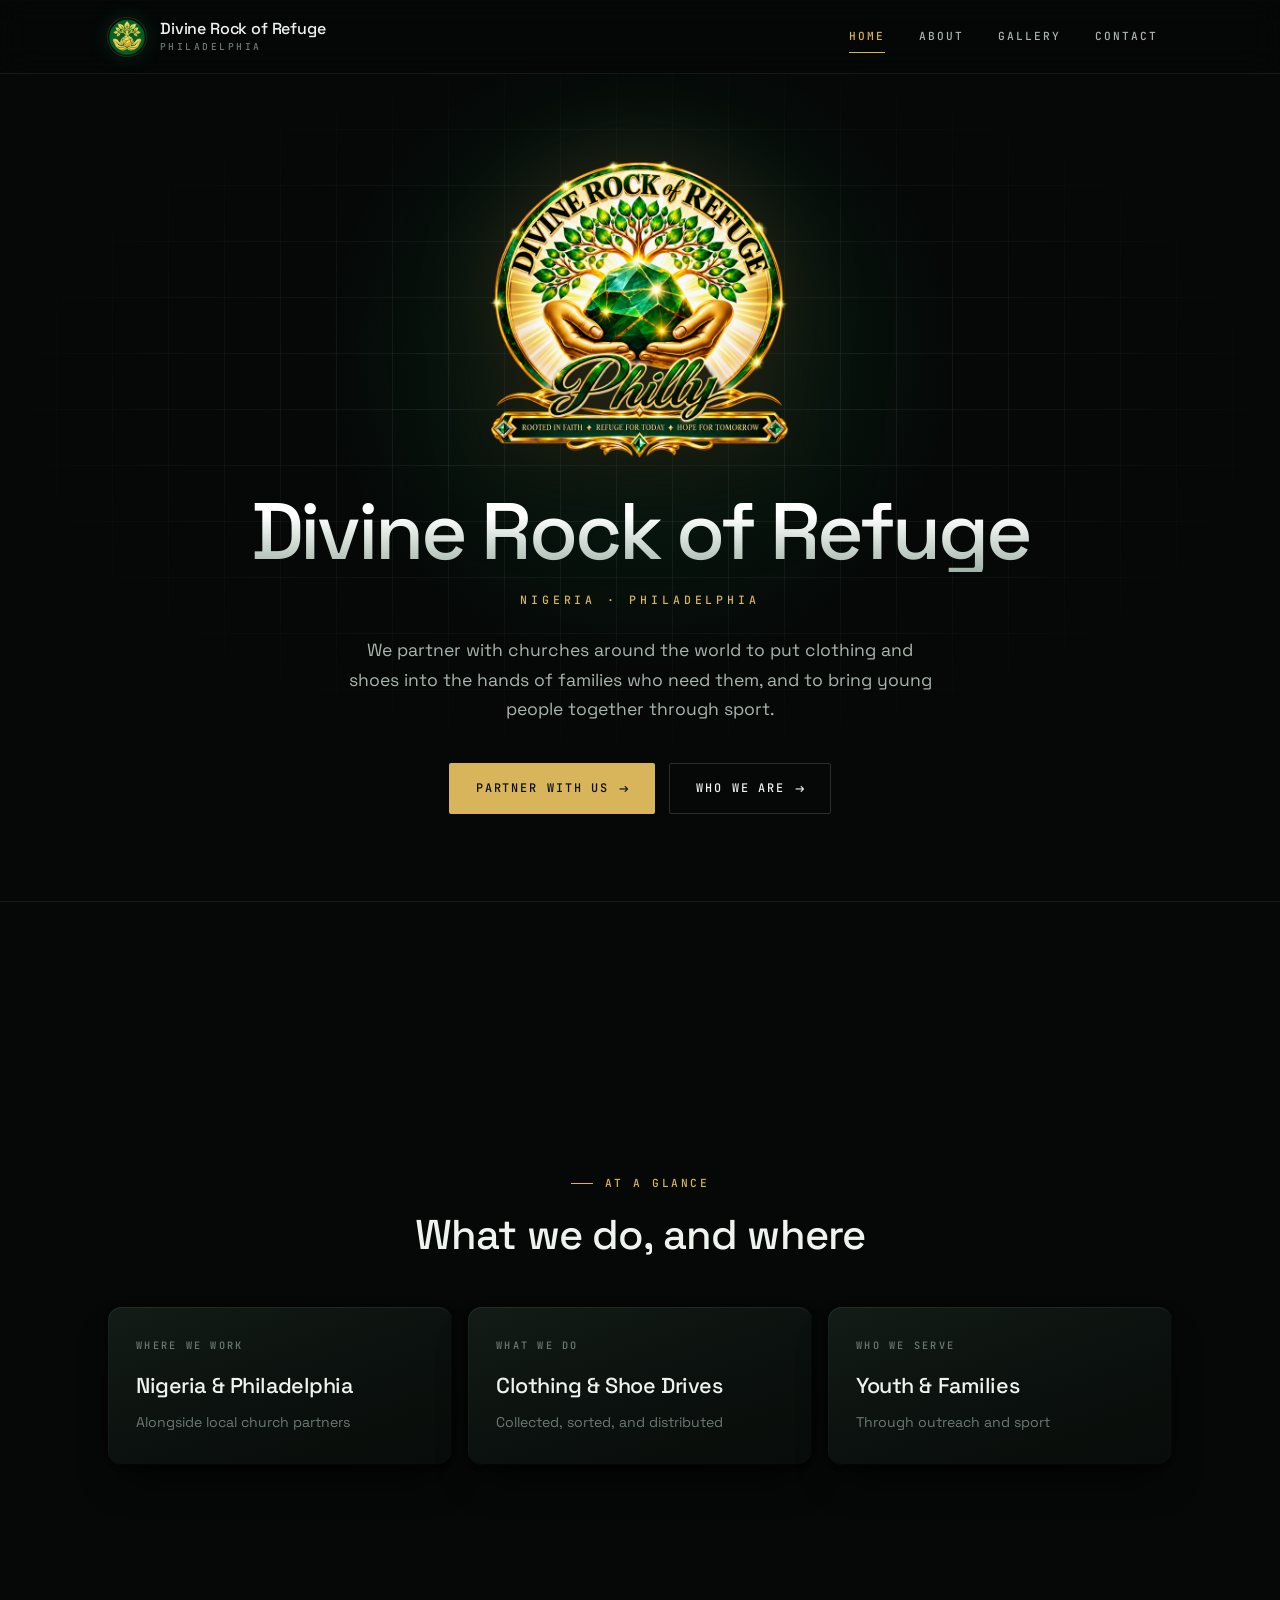
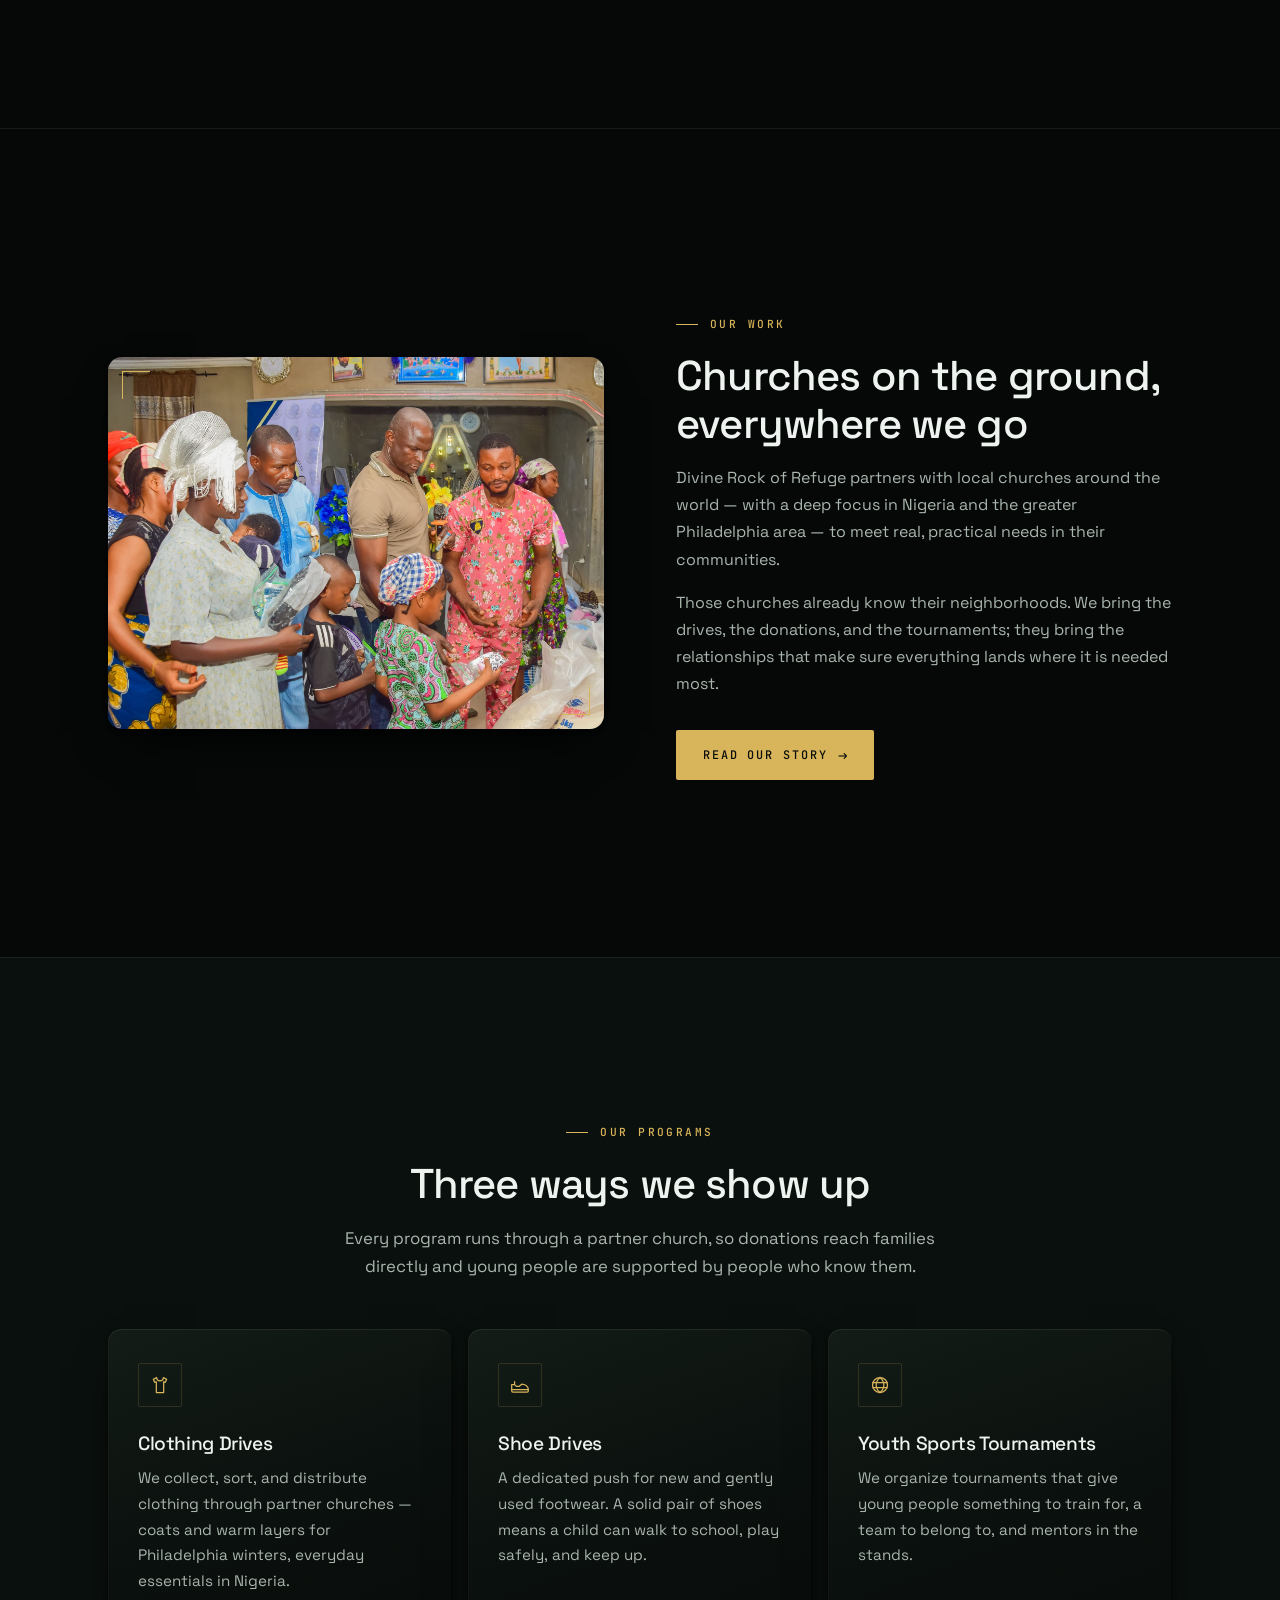
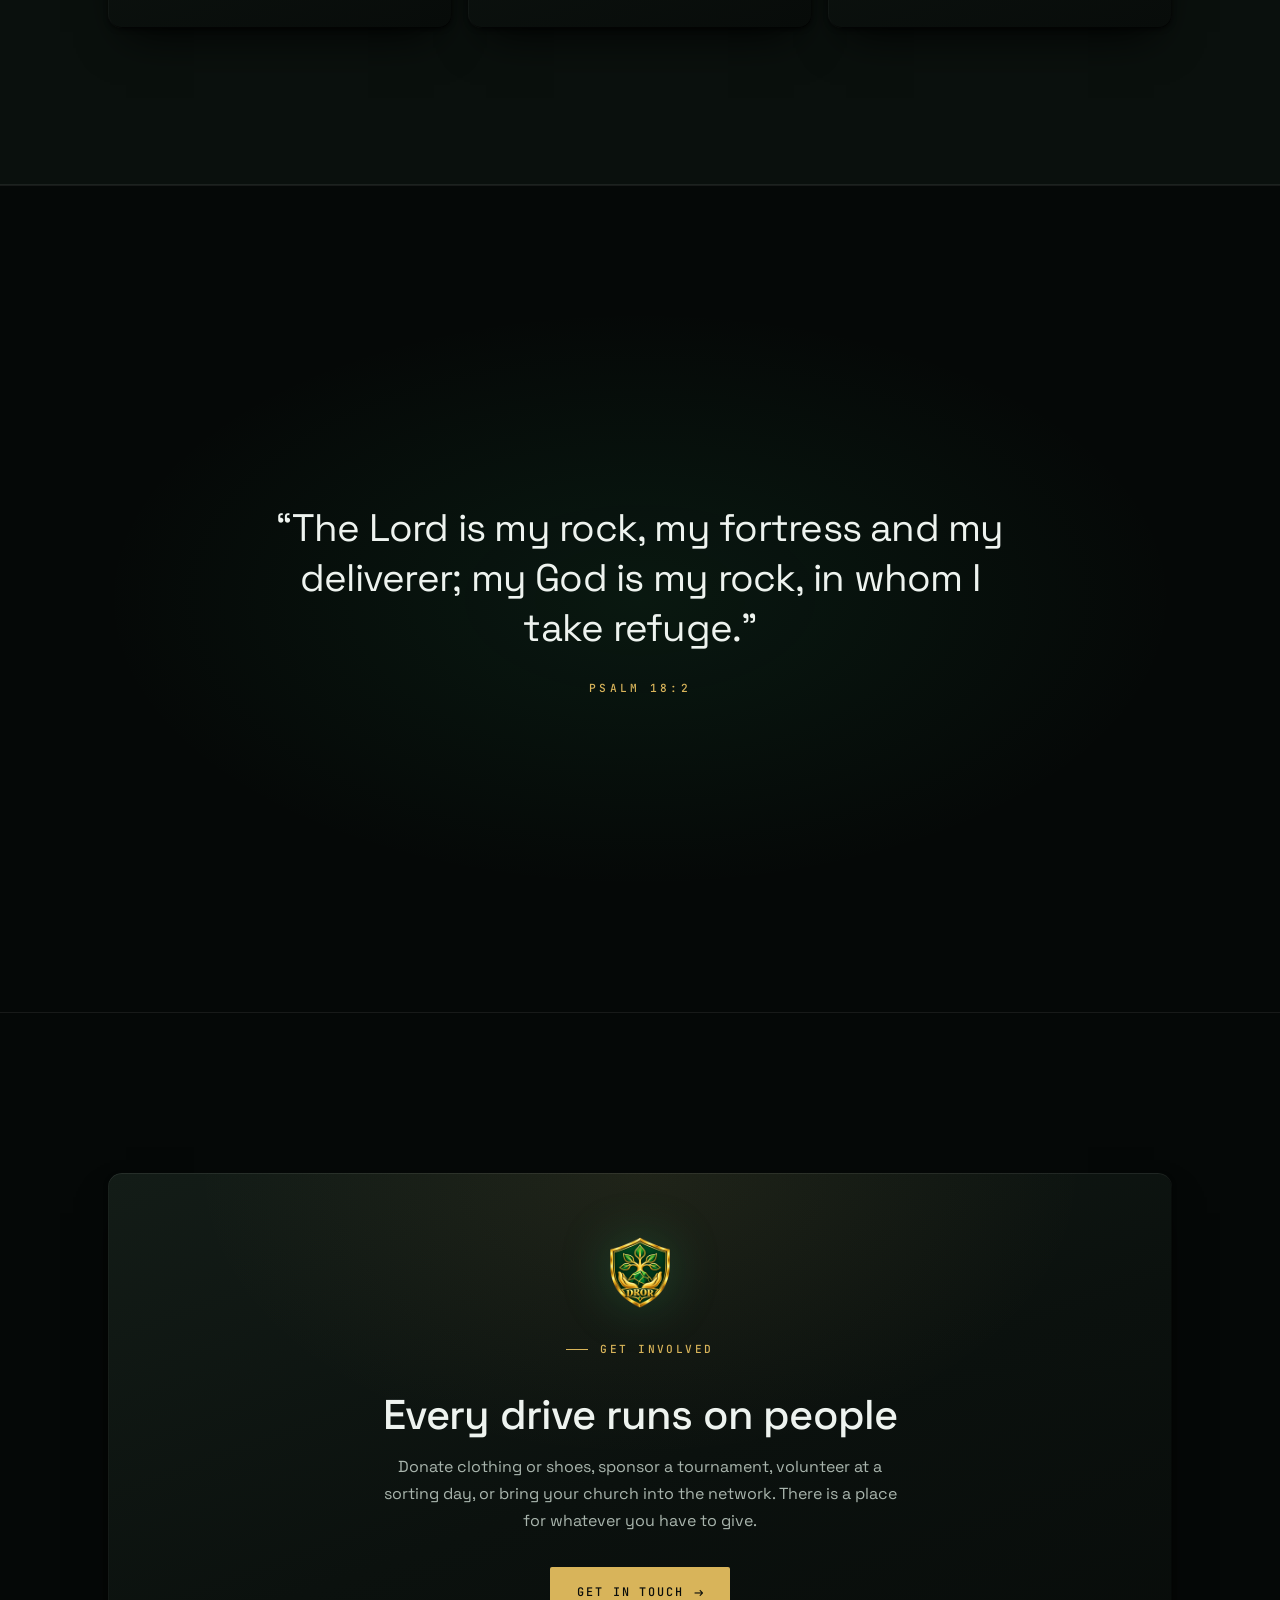
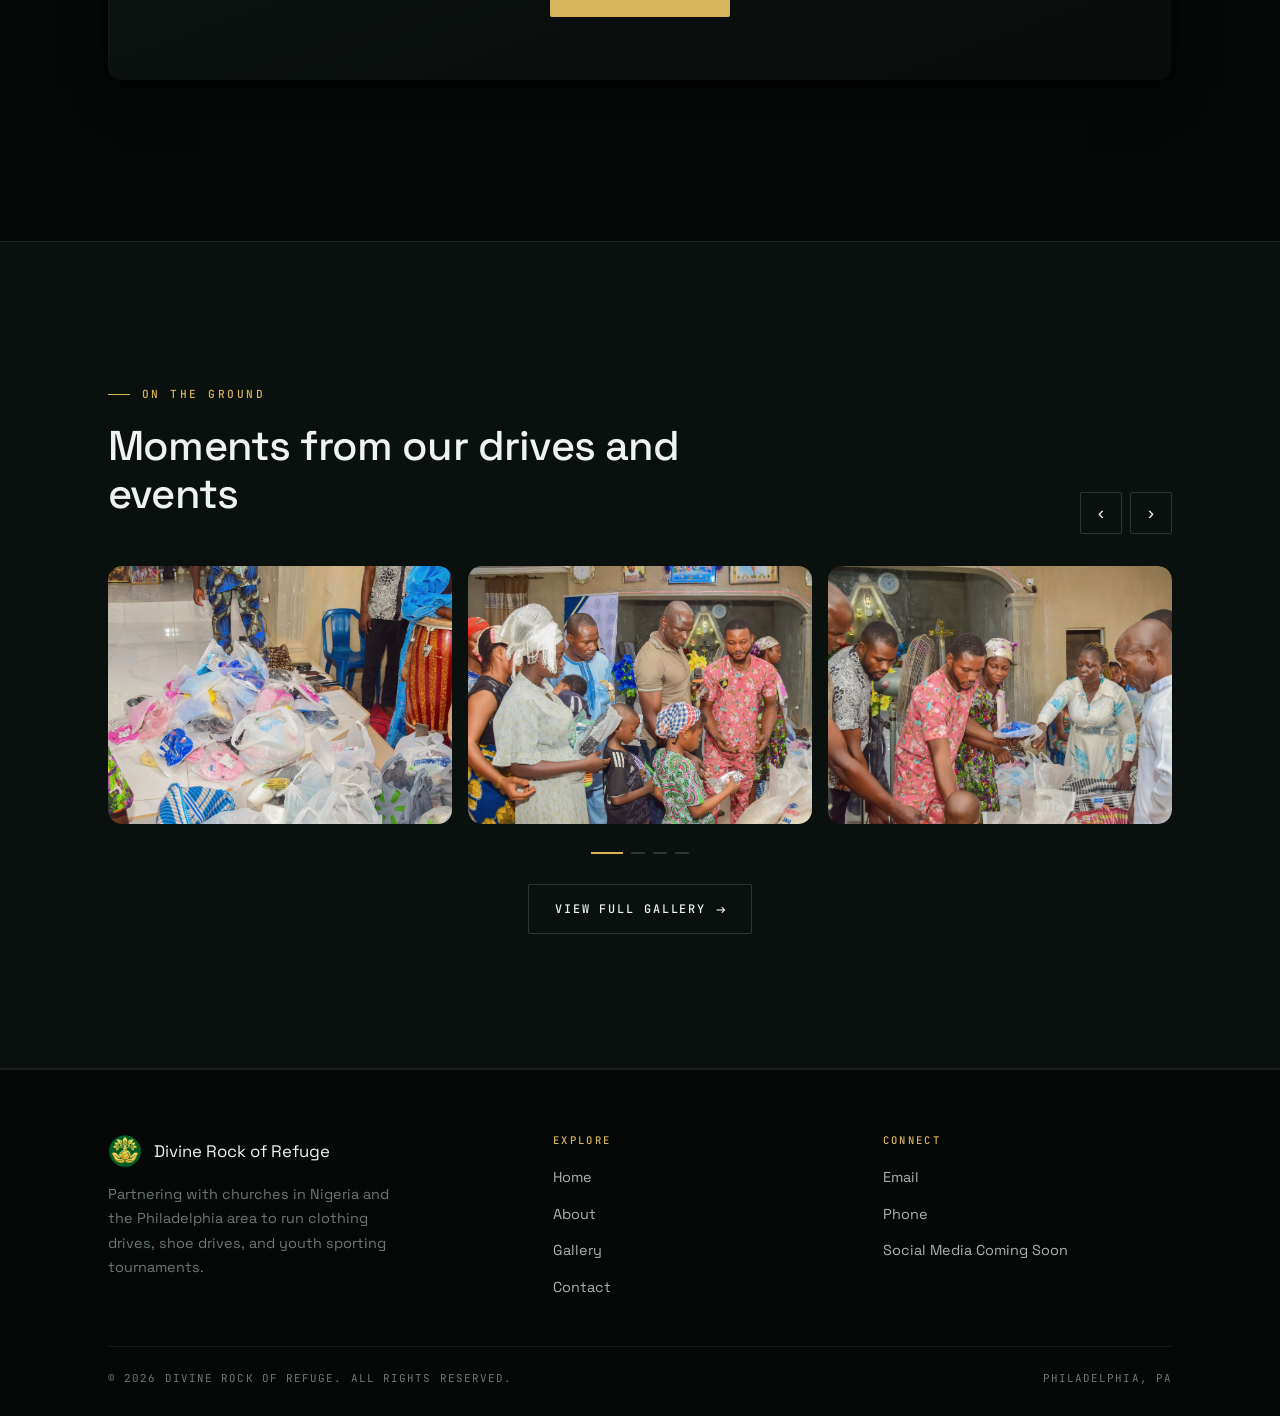
<file: index.html>
<!DOCTYPE html>
<html lang="en" class="snap">
<head>
    <meta charset="UTF-8">
    <meta name="viewport" content="width=device-width, initial-scale=1.0">
    <meta name="description" content="Divine Rock of Refuge partners with churches in Nigeria and the Philadelphia area to run clothing drives, shoe drives, and youth sporting tournaments.">
    <meta name="theme-color" content="#050807">
    <link rel="icon" href="assets/brand/emblem-96.png">
    <link rel="preconnect" href="https://fonts.googleapis.com">
    <link rel="preconnect" href="https://fonts.gstatic.com" crossorigin>
    <link rel="stylesheet" href="https://fonts.googleapis.com/css2?family=JetBrains+Mono:wght@400;500&family=Space+Grotesk:wght@300;400;500;600&display=swap">
    <link rel="stylesheet" href="styles.css">
    <title>Divine Rock of Refuge — Clothing Drives, Shoe Drives &amp; Youth Sports</title>
</head>
<body>

    <header class="site-header">
        <div class="wrap">
            <a class="brand" href="index.html">
                <img class="brand-mark" src="assets/brand/emblem-96.png" alt="" width="38" height="38">
                <span class="brand-text">
                    <span class="brand-name">Divine Rock of Refuge</span>
                    <span class="brand-sub">Philadelphia</span>
                </span>
            </a>

            <button class="nav-toggle" aria-label="Toggle navigation" aria-expanded="false" aria-controls="primary-nav">
                <span></span>
            </button>

            <ul class="nav" id="primary-nav">
                <li><a href="index.html" aria-current="page">Home</a></li>
                <li><a href="about.html">About</a></li>
                <li><a href="gallery.html">Gallery</a></li>
                <li><a href="information.html">Contact</a></li>
            </ul>
        </div>
    </header>

    <main>

        <!-- ============ HERO ============ -->
        <section class="hero panel">
            <div class="wrap">
                <img class="hero-logo" src="assets/brand/full-640.png" alt="Divine Rock of Refuge Philly — Rooted in Faith, Refuge for Today, Hope for Tomorrow" width="300" height="300">
                <h1 class="hero-title">Divine Rock of Refuge</h1>
                <p class="hero-location">Nigeria &middot; Philadelphia</p>
                <p class="hero-lede">
                    We partner with churches around the world to put clothing and shoes into the
                    hands of families who need them, and to bring young people together through sport.
                </p>
                <div class="hero-actions">
                    <a class="btn btn--primary" href="information.html">Partner With Us</a>
                    <a class="btn btn--ghost" href="about.html">Who We Are</a>
                </div>            </div>
        </section>

        <!-- ============ QUICK FACTS ============ -->
        <section class="panel panel--facts">
            <div class="wrap">
                <div class="section-head section-head--center panel-head">
                    <p class="eyebrow">At a Glance</p>
                    <h2 class="section-title">What we do, and where</h2>
                </div>
                <div class="facts">
                    <div class="fact">
                        <div class="fact-label">Where We Work</div>
                        <div class="fact-value">Nigeria &amp; Philadelphia</div>
                        <div class="fact-note">Alongside local church partners</div>
                    </div>
                    <div class="fact">
                        <div class="fact-label">What We Do</div>
                        <div class="fact-value">Clothing &amp; Shoe Drives</div>
                        <div class="fact-note">Collected, sorted, and distributed</div>
                    </div>
                    <div class="fact">
                        <div class="fact-label">Who We Serve</div>
                        <div class="fact-value">Youth &amp; Families</div>
                        <div class="fact-note">Through outreach and sport</div>
                    </div>
                </div>
            </div>
        </section>

        <!-- ============ WELCOME SPLIT ============ -->
        <section class="section panel">
            <div class="wrap split">
                <div class="split-media">
                    <img src="assets/photos/church/DSC_0391.jpg" alt="Gathering at Divine Rock of Refuge" loading="lazy">
                </div>
                <div class="split-body">
                    <p class="eyebrow">Our Work</p>
                    <h2 class="section-title">Churches on the ground, everywhere we go</h2>
                    <p>
                        Divine Rock of Refuge partners with local churches around the world — with a
                        deep focus in Nigeria and the greater Philadelphia area — to meet real, practical
                        needs in their communities.
                    </p>
                    <p class="hide-sm">
                        Those churches already know their neighborhoods. We bring the drives, the
                        donations, and the tournaments; they bring the relationships that make sure
                        everything lands where it is needed most.
                    </p>
                    <a class="btn btn--primary" href="about.html">Read Our Story</a>
                </div>
            </div>
        </section>

        <!-- ============ PILLARS ============ -->
        <section class="section section--alt panel">
            <div class="wrap">
                <div class="section-head section-head--center panel-head">
                    <p class="eyebrow">Our Programs</p>
                    <h2 class="section-title">Three ways we show up</h2>
                    <p class="section-lede hide-sm">
                        Every program runs through a partner church, so donations reach families
                        directly and young people are supported by people who know them.
                    </p>
                </div>

                <div class="pillars">
                    <article class="pillar">
                        <div class="pillar-icon" aria-hidden="true">
                            <svg viewBox="0 0 24 24" fill="none" stroke="currentColor" stroke-width="1.8" stroke-linecap="round" stroke-linejoin="round">
                                <path d="M16 3l4 2.2-1.6 3.6-2-.7V21H7.6V8.1l-2 .7L4 5.2 8 3a4 4 0 0 0 8 0z"/>
                            </svg>
                        </div>
                        <h3>Clothing Drives</h3>
                        <p>
                            We collect, sort, and distribute clothing through partner churches — coats
                            and warm layers for Philadelphia winters, everyday essentials in Nigeria.
                        </p>
                    </article>

                    <article class="pillar">
                        <div class="pillar-icon" aria-hidden="true">
                            <svg viewBox="0 0 24 24" fill="none" stroke="currentColor" stroke-width="1.8" stroke-linecap="round" stroke-linejoin="round">
                                <path d="M2 17.5h20V19a1.5 1.5 0 0 1-1.5 1.5h-17A1.5 1.5 0 0 1 2 19v-1.5z"/>
                                <path d="M2 17.5v-6h3.5l2.2 2.2h3.1L14 11c3.6 0 8 2.4 8 6.5"/>
                                <path d="M5.5 11V8"/>
                            </svg>
                        </div>
                        <h3>Shoe Drives</h3>
                        <p>
                            A dedicated push for new and gently used footwear. A solid pair of shoes
                            means a child can walk to school, play safely, and keep up.
                        </p>
                    </article>

                    <article class="pillar">
                        <div class="pillar-icon" aria-hidden="true">
                            <svg viewBox="0 0 24 24" fill="none" stroke="currentColor" stroke-width="1.8" stroke-linecap="round" stroke-linejoin="round">
                                <circle cx="12" cy="12" r="9"/>
                                <path d="M12 3c-3 2.6-4.6 6-4.6 9S9 18.4 12 21M12 3c3 2.6 4.6 6 4.6 9S15 18.4 12 21M3.4 9h17.2M3.4 15h17.2"/>
                            </svg>
                        </div>
                        <h3>Youth Sports Tournaments</h3>
                        <p>
                            We organize tournaments that give young people something to train for,
                            a team to belong to, and mentors in the stands.
                        </p>
                    </article>
                </div>
            </div>
        </section>

        <!-- ============ VERSE BAND ============ -->
        <section class="verse panel">
            <div class="wrap">
                <blockquote>
                    &ldquo;The Lord is my rock, my fortress and my deliverer; my God is my rock,
                    in whom I take refuge.&rdquo;
                    <cite>Psalm 18:2</cite>
                </blockquote>
            </div>
        </section>

        <!-- ============ CTA ============ -->
        <section class="section panel">
            <div class="wrap">
                <div class="cta-band">
                    <img class="cta-mark" src="assets/brand/shield-320.png" alt="" width="72" height="72" loading="lazy">
                    <p class="eyebrow">Get Involved</p>
                    <h2 class="section-title">Every drive runs on people</h2>
                    <p>
                        Donate clothing or shoes, sponsor a tournament, volunteer at a sorting day,
                        or bring your church into the network. There is a place for whatever you have to give.
                    </p>
                    <a class="btn btn--primary" href="information.html">Get in Touch</a>
                </div>
            </div>
        </section>

        <!-- ============ COMPACT 3-UP SLIDESHOW ============ -->
        <section class="section section--alt section--tight panel">
            <div class="wrap">
                <div class="strip-head">
                    <div class="section-head">
                        <p class="eyebrow">On the Ground</p>
                        <h2 class="section-title">Moments from our drives and events</h2>
                    </div>
                    <div class="strip-nav">
                        <button class="strip-btn strip-btn--prev" aria-label="Previous photos">&#8249;</button>
                        <button class="strip-btn strip-btn--next" aria-label="Next photos">&#8250;</button>
                    </div>
                </div>

                <div class="strip-viewport">
                    <div class="strip-track" id="strip-track"></div>
                </div>

                <div class="strip-dots" id="strip-dots"></div>

                <div style="text-align:center; margin-top:30px;">
                    <a class="btn btn--ghost" href="gallery.html">View Full Gallery</a>
                </div>
            </div>
        </section>

    </main>

    <footer class="site-footer">
        <div class="wrap">
            <div class="footer-grid">
                <div>
                    <div class="footer-brand"><img src="assets/brand/emblem-96.png" alt="" width="34" height="34"><span class="footer-brand-name">Divine Rock of Refuge</span></div>
                    <p class="footer-blurb">
                        Partnering with churches in Nigeria and the Philadelphia area to run
                        clothing drives, shoe drives, and youth sporting tournaments.
                    </p>
                </div>
                <div class="footer-col">
                    <h4>Explore</h4>
                    <ul>
                        <li><a href="index.html">Home</a></li>
                        <li><a href="about.html">About</a></li>
                        <li><a href="gallery.html">Gallery</a></li>
                        <li><a href="information.html">Contact</a></li>
                    </ul>
                </div>
                <div class="footer-col">
                    <h4>Connect</h4>
                    <ul>
                        <li><a href="mailto:olorunfe@hotmail.com">Email</a></li>
                        <li><a href="tel:+12159842270">Phone</a></li>
                        <li><a href="information.html">Social Media Coming Soon</a></li>
                    </ul>
                </div>
            </div>
            <div class="footer-bottom">
                <span>&copy; <span id="year">2026</span> Divine Rock of Refuge. All rights reserved.</span>
                <span>Philadelphia, PA</span>
            </div>
        </div>
    </footer>

    <script src="base.js"></script>
</body>
</html>
</file>
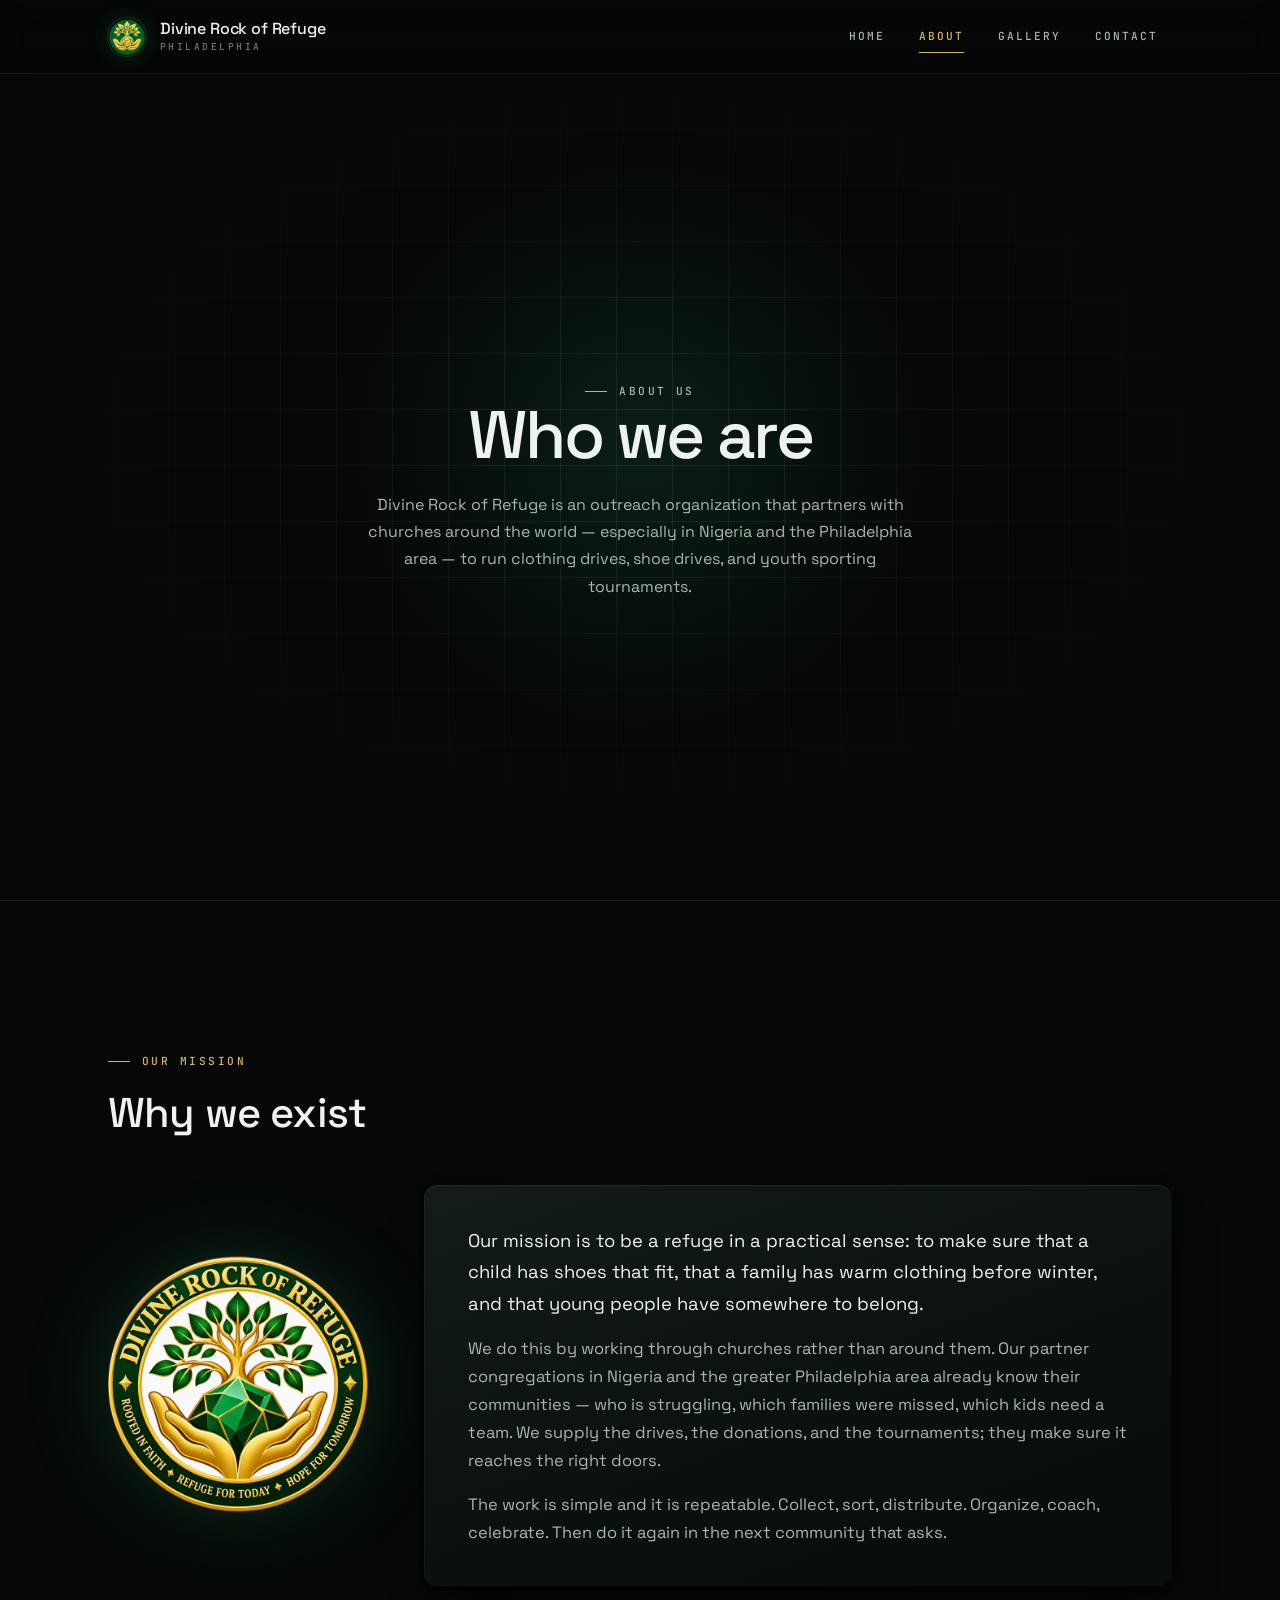
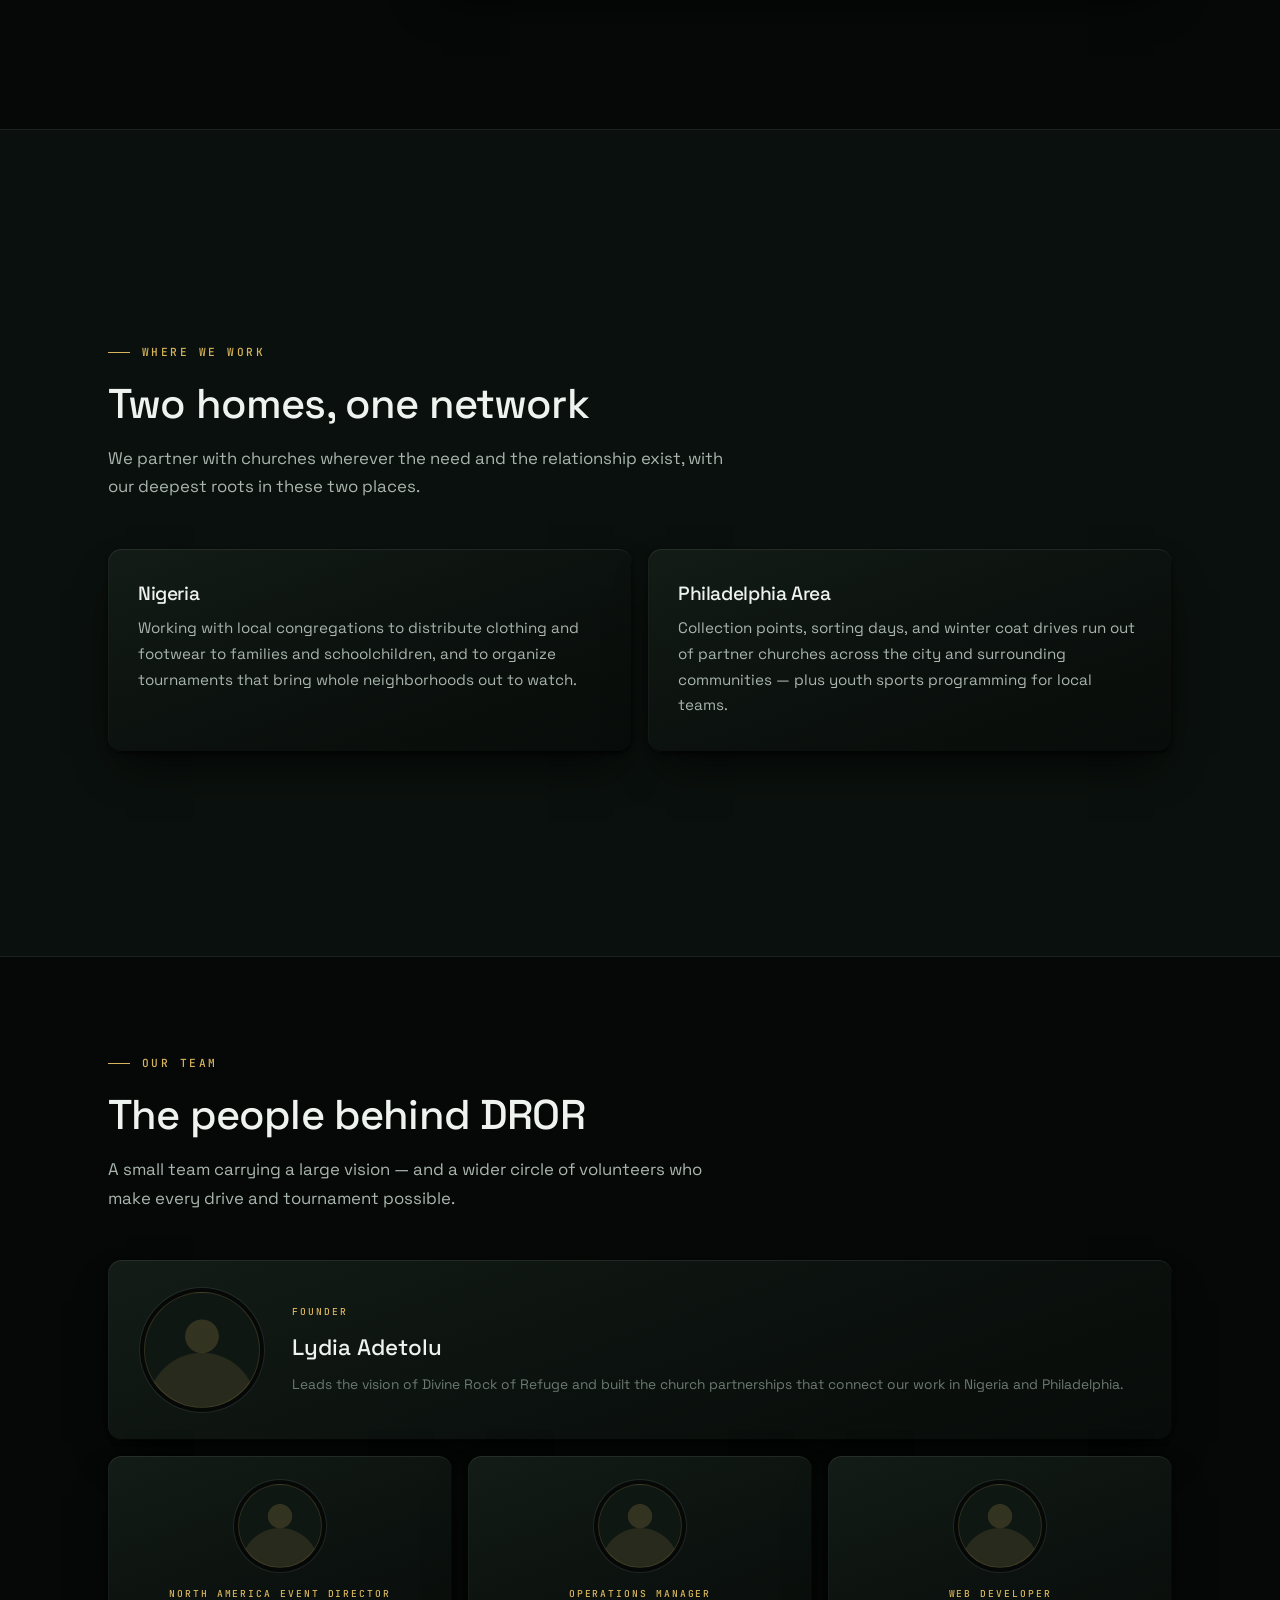
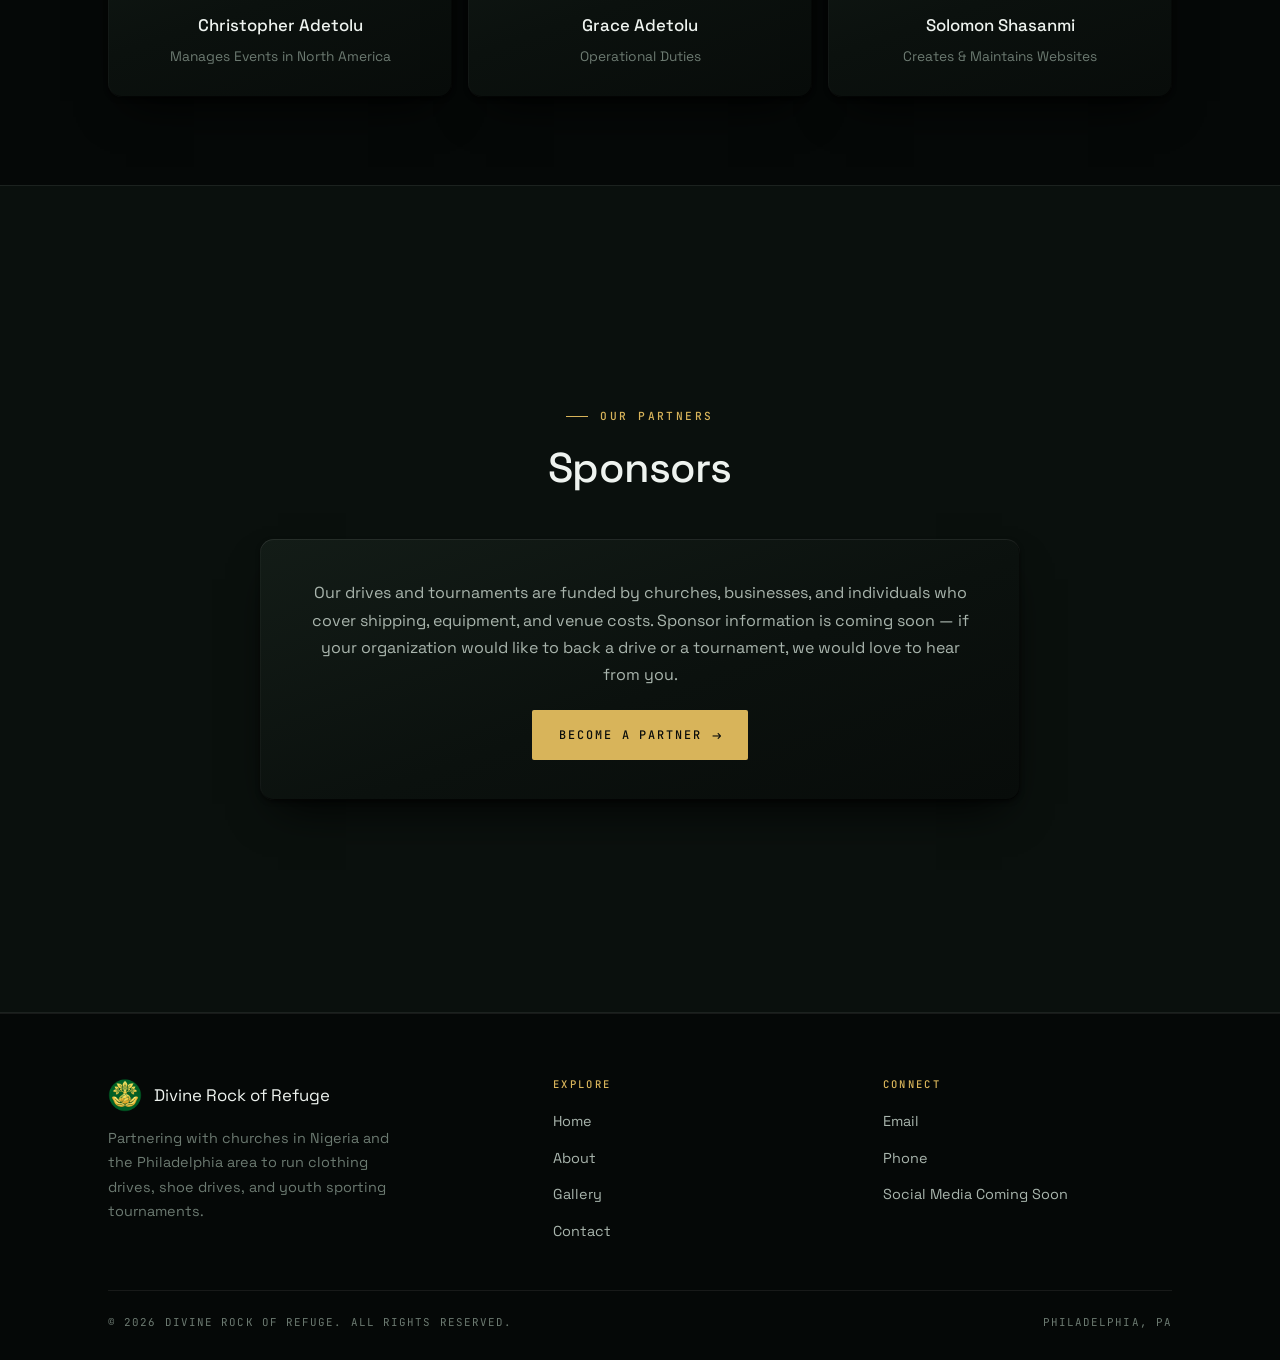
<file: about.html>
<!DOCTYPE html>
<html lang="en" class="snap">
<head>
    <meta charset="UTF-8">
    <meta name="viewport" content="width=device-width, initial-scale=1.0">
    <meta name="description" content="About Divine Rock of Refuge — our mission, our people, and the church partners we work with in Nigeria and Philadelphia.">
    <meta name="theme-color" content="#050807">
    <link rel="icon" href="assets/brand/emblem-96.png">
    <link rel="preconnect" href="https://fonts.googleapis.com">
    <link rel="preconnect" href="https://fonts.gstatic.com" crossorigin>
    <link rel="stylesheet" href="https://fonts.googleapis.com/css2?family=JetBrains+Mono:wght@400;500&family=Space+Grotesk:wght@300;400;500;600&display=swap">
    <link rel="stylesheet" href="styles.css">
    <title>About — Divine Rock of Refuge</title>
</head>
<body>

    <header class="site-header">
        <div class="wrap">
            <a class="brand" href="index.html">
                <img class="brand-mark" src="assets/brand/emblem-96.png" alt="" width="38" height="38">
                <span class="brand-text">
                    <span class="brand-name">Divine Rock of Refuge</span>
                    <span class="brand-sub">Philadelphia</span>
                </span>
            </a>

            <button class="nav-toggle" aria-label="Toggle navigation" aria-expanded="false" aria-controls="primary-nav">
                <span></span>
            </button>

            <ul class="nav" id="primary-nav">
                <li><a href="index.html">Home</a></li>
                <li><a href="about.html" aria-current="page">About</a></li>
                <li><a href="gallery.html">Gallery</a></li>
                <li><a href="information.html">Contact</a></li>
            </ul>
        </div>
    </header>

    <main>

        <section class="page-head panel">
            <div class="wrap">
                <p class="eyebrow">About Us</p>
                <h1>Who we are</h1>
                <p>
                    Divine Rock of Refuge is an outreach organization that partners with churches
                    around the world — especially in Nigeria and the Philadelphia area — to run
                    clothing drives, shoe drives, and youth sporting tournaments.
                </p>
            </div>
        </section>

        <!-- ============ MISSION ============ -->
        <section class="section panel">
            <div class="wrap">
                <div class="section-head panel-head">
                    <p class="eyebrow">Our Mission</p>
                    <h2 class="section-title">Why we exist</h2>
                </div>

                <div class="mission-grid">
                    <img class="mission-seal" src="assets/brand/seal-640.png" alt="Divine Rock of Refuge seal — Rooted in Faith, Refuge for Today, Hope for Tomorrow" width="260" height="260" loading="lazy">

                    <div class="mission-card">
                        <p>
                            Our mission is to be a refuge in a practical sense: to make sure that a child
                            has shoes that fit, that a family has warm clothing before winter, and that
                            young people have somewhere to belong.
                        </p>
                        <p>
                            We do this by working through churches rather than around them. Our partner
                            congregations in Nigeria and the greater Philadelphia area already know their
                            communities — who is struggling, which families were missed, which kids need
                            a team. We supply the drives, the donations, and the tournaments; they make
                            sure it reaches the right doors.
                        </p>
                        <p class="hide-sm">
                            The work is simple and it is repeatable. Collect, sort, distribute. Organize,
                            coach, celebrate. Then do it again in the next community that asks.
                        </p>
                    </div>
                </div>
            </div>
        </section>

        <!-- ============ WHERE WE WORK ============ -->
        <section class="section section--alt panel">
            <div class="wrap">
                <div class="section-head panel-head">
                    <p class="eyebrow">Where We Work</p>
                    <h2 class="section-title">Two homes, one network</h2>
                    <p class="section-lede hide-sm">
                        We partner with churches wherever the need and the relationship exist, with
                        our deepest roots in these two places.
                    </p>
                </div>

                <div class="pillars pillars--two">
                    <article class="pillar">
                        <h3>Nigeria</h3>
                        <p>
                            Working with local congregations to distribute clothing and footwear to
                            families and schoolchildren, and to organize tournaments that bring whole
                            neighborhoods out to watch.
                        </p>
                    </article>

                    <article class="pillar">
                        <h3>Philadelphia Area</h3>
                        <p>
                            Collection points, sorting days, and winter coat drives run out of partner
                            churches across the city and surrounding communities — plus youth sports
                            programming for local teams.
                        </p>
                    </article>
                </div>
            </div>
        </section>

        <!-- ============ PEOPLE ============ -->
        <section class="section panel">
            <div class="wrap">
                <div class="section-head panel-head">
                    <p class="eyebrow">Our Team</p>
                    <h2 class="section-title">The people behind DROR</h2>
                    <p class="section-lede hide-sm">
                        A small team carrying a large vision — and a wider circle of volunteers
                        who make every drive and tournament possible.
                    </p>
                </div>

                <div class="people">
                    <article class="person person--lead">
                        <div class="person-photo" aria-hidden="true"></div>
                        <div>
                            <div class="person-role">Founder</div>
                            <div class="person-name">Lydia Adetolu</div>
                            <p class="person-note">
                                Leads the vision of Divine Rock of Refuge and built the church
                                partnerships that connect our work in Nigeria and Philadelphia.
                            </p>
                        </div>
                    </article>

                    <article class="person">
                        <div class="person-photo" aria-hidden="true"></div>
                        <div class="person-role">North America Event Director</div>
                        <div class="person-name">Christopher Adetolu</div>
                        <p class="person-note">Manages Events in North America</p>
                    </article>

                    <article class="person">
                        <div class="person-photo" aria-hidden="true"></div>
                        <div class="person-role">Operations Manager</div>
                        <div class="person-name">Grace Adetolu</div>
                        <p class="person-note">Operational Duties</p>
                    </article>

                    <article class="person">
                        <div class="person-photo" aria-hidden="true"></div>
                        <div class="person-role">Web Developer</div>
                        <div class="person-name">Solomon Shasanmi</div>
                        <p class="person-note">Creates &amp; Maintains Websites</p>
                    </article>
                </div>
            </div>
        </section>

        <!-- ============ SPONSORS ============ -->
        <section class="section section--alt panel">
            <div class="wrap">
                <div class="section-head section-head--center panel-head">
                    <p class="eyebrow">Our Partners</p>
                    <h2 class="section-title">Sponsors</h2>
                </div>

                <div class="sponsor-note">
                    <p>
                        Our drives and tournaments are funded by churches, businesses, and individuals
                        who cover shipping, equipment, and venue costs. Sponsor information is coming
                        soon — if your organization would like to back a drive or a tournament,
                        we would love to hear from you.
                    </p>
                    <p style="margin-top: 22px;">
                        <a class="btn btn--primary" href="information.html">Become a Partner</a>
                    </p>
                </div>
            </div>
        </section>

    </main>

    <footer class="site-footer">
        <div class="wrap">
            <div class="footer-grid">
                <div>
                    <div class="footer-brand"><img src="assets/brand/emblem-96.png" alt="" width="34" height="34"><span class="footer-brand-name">Divine Rock of Refuge</span></div>
                    <p class="footer-blurb">
                        Partnering with churches in Nigeria and the Philadelphia area to run
                        clothing drives, shoe drives, and youth sporting tournaments.
                    </p>
                </div>
                <div class="footer-col">
                    <h4>Explore</h4>
                    <ul>
                        <li><a href="index.html">Home</a></li>
                        <li><a href="about.html">About</a></li>
                        <li><a href="gallery.html">Gallery</a></li>
                        <li><a href="information.html">Contact</a></li>
                    </ul>
                </div>
                <div class="footer-col">
                    <h4>Connect</h4>
                    <ul>
                        <li><a href="mailto:olorunfe@hotmail.com">Email</a></li>
                        <li><a href="tel:+12159842270">Phone</a></li>
                        <li><a href="information.html">Social Media Coming Soon</a></li>
                    </ul>
                </div>
            </div>
            <div class="footer-bottom">
                <span>&copy; <span id="year">2026</span> Divine Rock of Refuge. All rights reserved.</span>
                <span>Philadelphia, PA</span>
            </div>
        </div>
    </footer>

    <script src="base.js"></script>
</body>
</html>
</file>
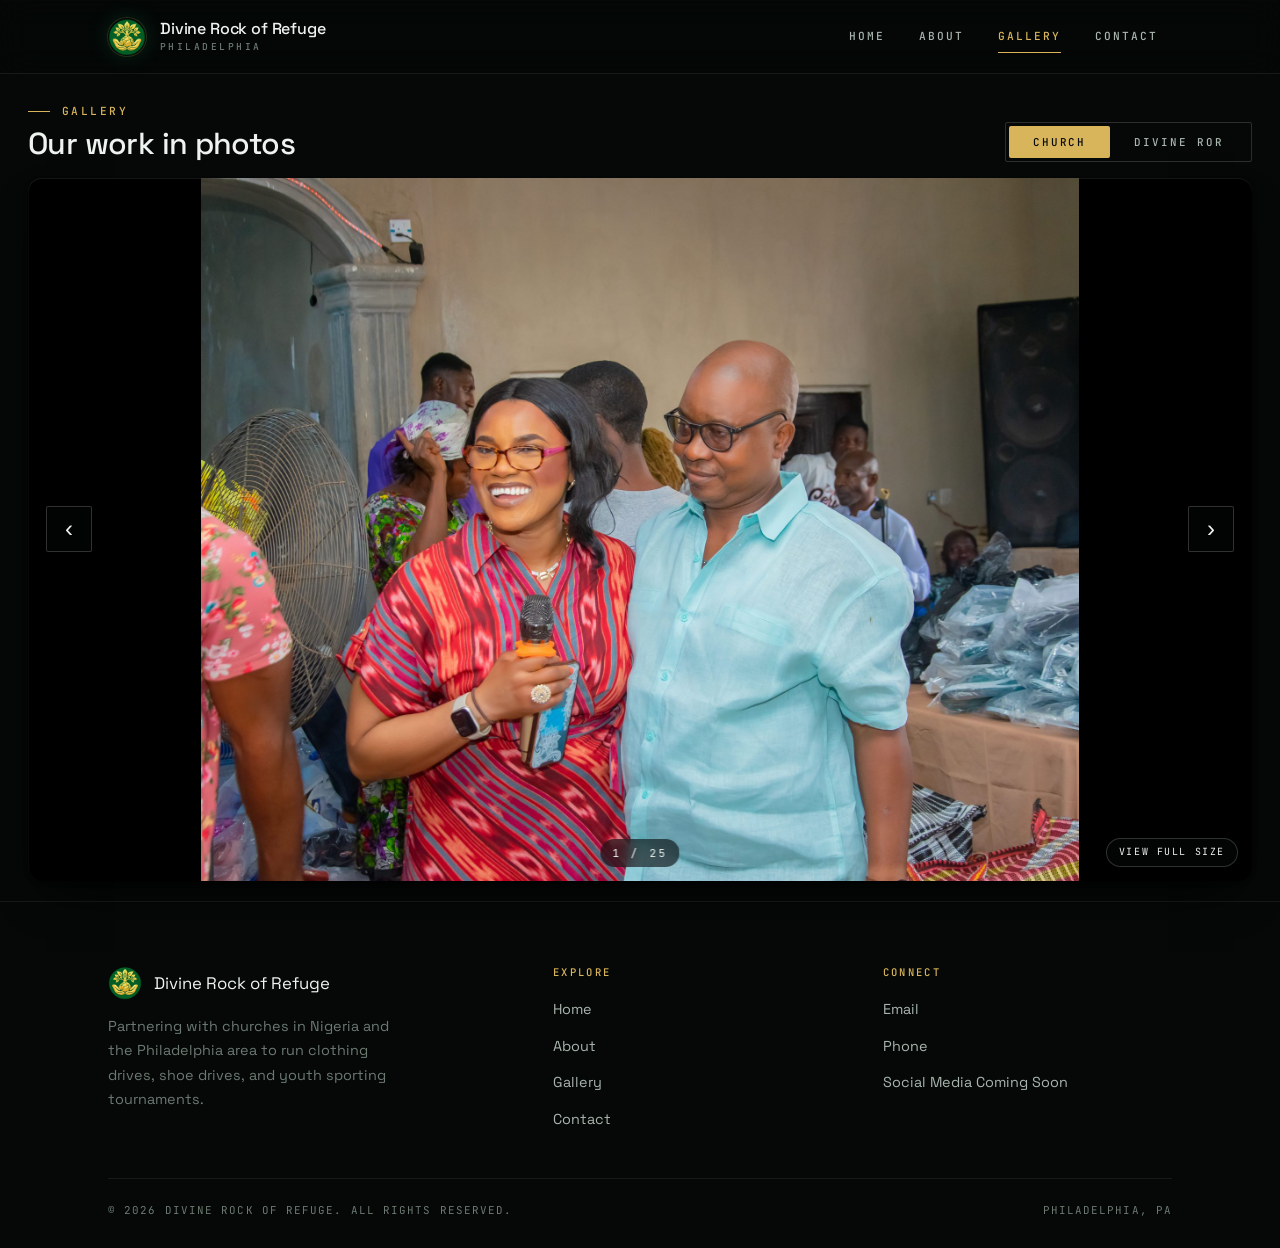
<file: gallery.html>
<!DOCTYPE html>
<html lang="en" class="snap">
<head>
    <meta charset="UTF-8">
    <meta name="viewport" content="width=device-width, initial-scale=1.0">
    <meta name="description" content="Photo gallery from Divine Rock of Refuge — clothing drives, shoe drives, and youth tournaments with our partner churches.">
    <meta name="theme-color" content="#050807">
    <link rel="icon" href="assets/brand/emblem-96.png">
    <link rel="preconnect" href="https://fonts.googleapis.com">
    <link rel="preconnect" href="https://fonts.gstatic.com" crossorigin>
    <link rel="stylesheet" href="https://fonts.googleapis.com/css2?family=JetBrains+Mono:wght@400;500&family=Space+Grotesk:wght@300;400;500;600&display=swap">
    <link rel="stylesheet" href="styles.css">
    <title>Gallery — Divine Rock of Refuge</title>
</head>
<body>

    <header class="site-header">
        <div class="wrap">
            <a class="brand" href="index.html">
                <img class="brand-mark" src="assets/brand/emblem-96.png" alt="" width="38" height="38">
                <span class="brand-text">
                    <span class="brand-name">Divine Rock of Refuge</span>
                    <span class="brand-sub">Philadelphia</span>
                </span>
            </a>

            <button class="nav-toggle" aria-label="Toggle navigation" aria-expanded="false" aria-controls="primary-nav">
                <span></span>
            </button>

            <ul class="nav" id="primary-nav">
                <li><a href="index.html">Home</a></li>
                <li><a href="about.html">About</a></li>
                <li><a href="gallery.html" aria-current="page">Gallery</a></li>
                <li><a href="information.html">Contact</a></li>
            </ul>
        </div>
    </header>

    <main>

        <!-- One full screen: a slim title/tab bar, and a stage that fills the rest -->
        <section class="section panel panel--fill">
            <div class="wrap wrap--wide Gallery">

                <div class="gallery-bar">
                    <div class="gallery-head">
                        <p class="eyebrow">Gallery</p>
                        <h1 class="section-title">Our work in photos</h1>
                    </div>

                    <div class="gallery-tabs">
                        <button class="gallery-tab gallery-tab--active" data-gallery="0">Church</button>
                        <button class="gallery-tab" data-gallery="1">Divine ROR</button>
                    </div>
                </div>

                <div class="slide slide--active">
                    <div class="slide-stage">
                        <img class="slide-photo" alt="Church gallery photo">
                        <button class="slide-btn slide-btn--prev" aria-label="Previous photo">&#8249;</button>
                        <button class="slide-btn slide-btn--next" aria-label="Next photo">&#8250;</button>
                        <div class="slide-counter"></div>
                        <a class="slide-full" target="_blank" rel="noopener">View full size</a>
                    </div>
                </div>

                <div class="slide">
                    <div class="slide-stage">
                        <img class="slide-photo" alt="Divine ROR gallery photo">
                        <button class="slide-btn slide-btn--prev" aria-label="Previous photo">&#8249;</button>
                        <button class="slide-btn slide-btn--next" aria-label="Next photo">&#8250;</button>
                        <div class="slide-counter"></div>
                        <a class="slide-full" target="_blank" rel="noopener">View full size</a>
                    </div>
                </div>

            </div>
        </section>

    </main>

    <footer class="site-footer">
        <div class="wrap">
            <div class="footer-grid">
                <div>
                    <div class="footer-brand"><img src="assets/brand/emblem-96.png" alt="" width="34" height="34"><span class="footer-brand-name">Divine Rock of Refuge</span></div>
                    <p class="footer-blurb">
                        Partnering with churches in Nigeria and the Philadelphia area to run
                        clothing drives, shoe drives, and youth sporting tournaments.
                    </p>
                </div>
                <div class="footer-col">
                    <h4>Explore</h4>
                    <ul>
                        <li><a href="index.html">Home</a></li>
                        <li><a href="about.html">About</a></li>
                        <li><a href="gallery.html">Gallery</a></li>
                        <li><a href="information.html">Contact</a></li>
                    </ul>
                </div>
                <div class="footer-col">
                    <h4>Connect</h4>
                    <ul>
                        <li><a href="mailto:olorunfe@hotmail.com">Email</a></li>
                        <li><a href="tel:+12159842270">Phone</a></li>
                        <li><a href="information.html">Social Media Coming Soon</a></li>
                    </ul>
                </div>
            </div>
            <div class="footer-bottom">
                <span>&copy; <span id="year">2026</span> Divine Rock of Refuge. All rights reserved.</span>
                <span>Philadelphia, PA</span>
            </div>
        </div>
    </footer>

    <script src="base.js"></script>
</body>
</html>
</file>
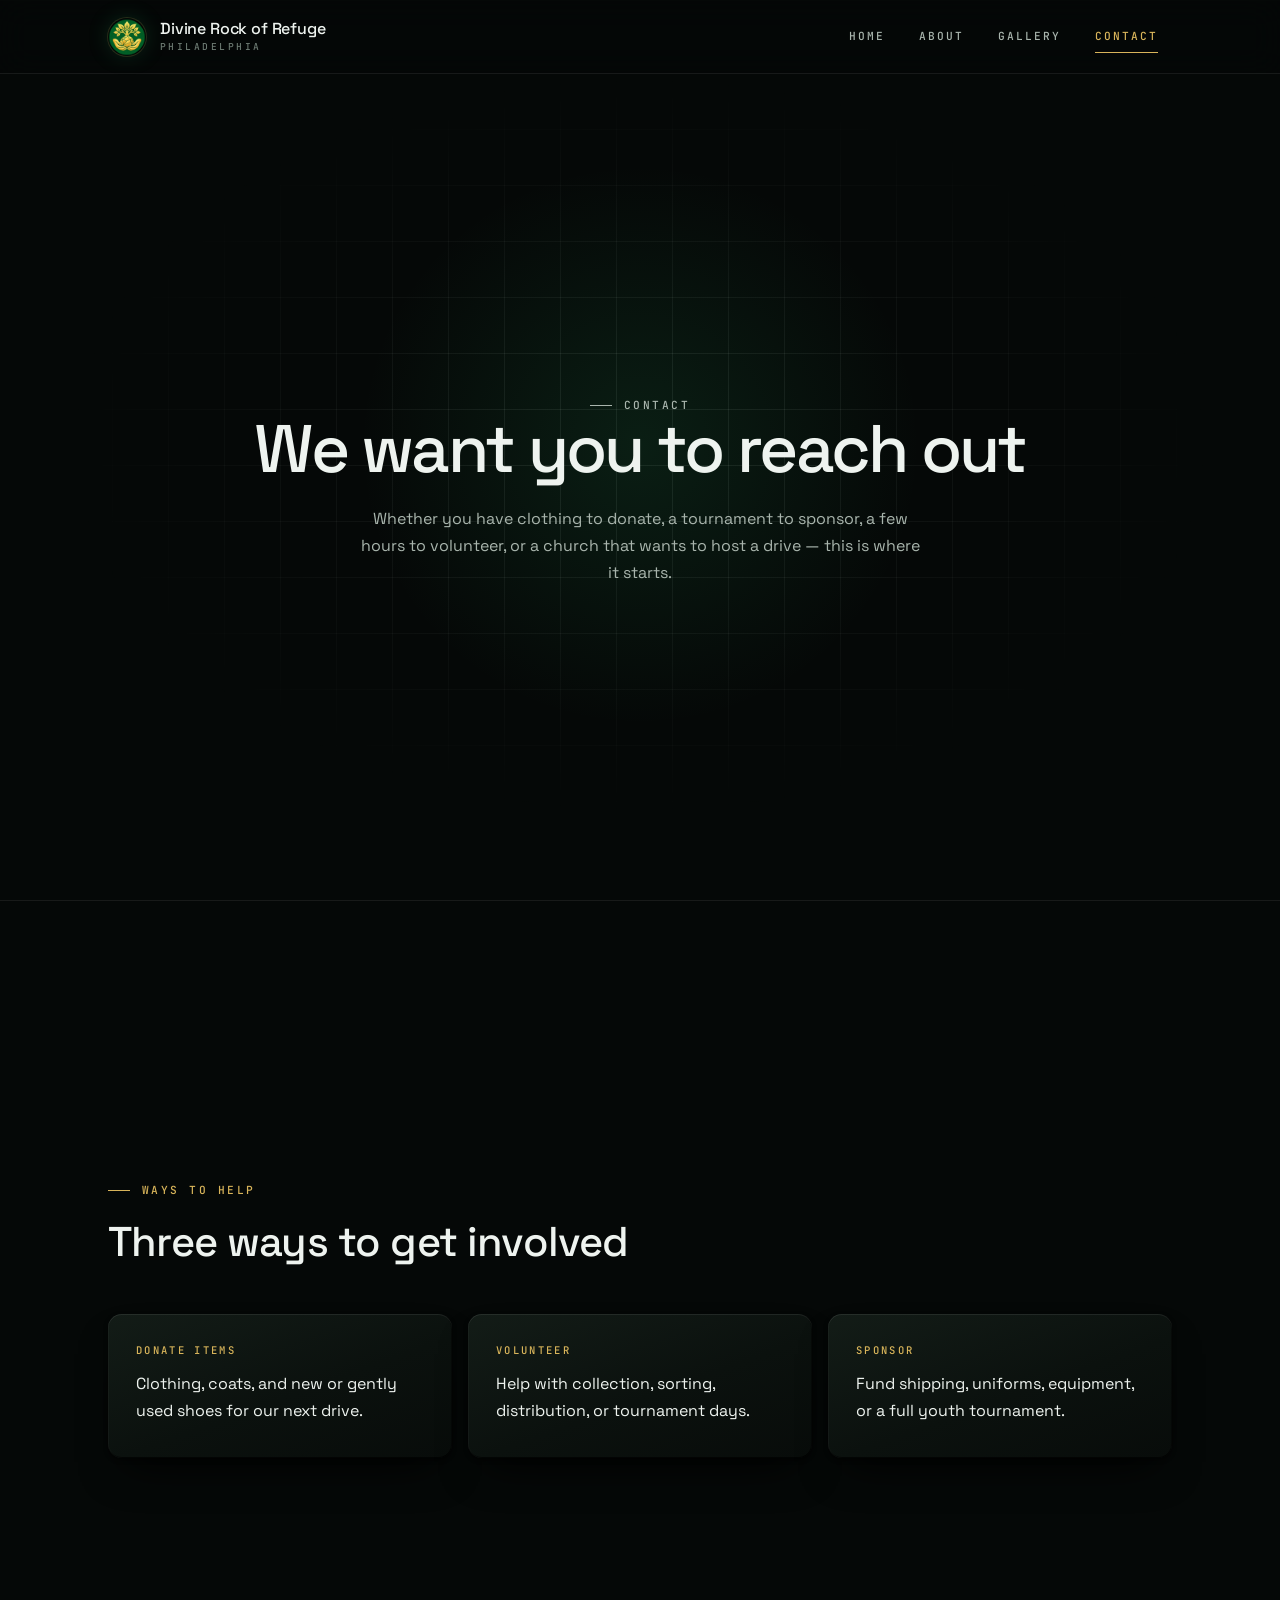
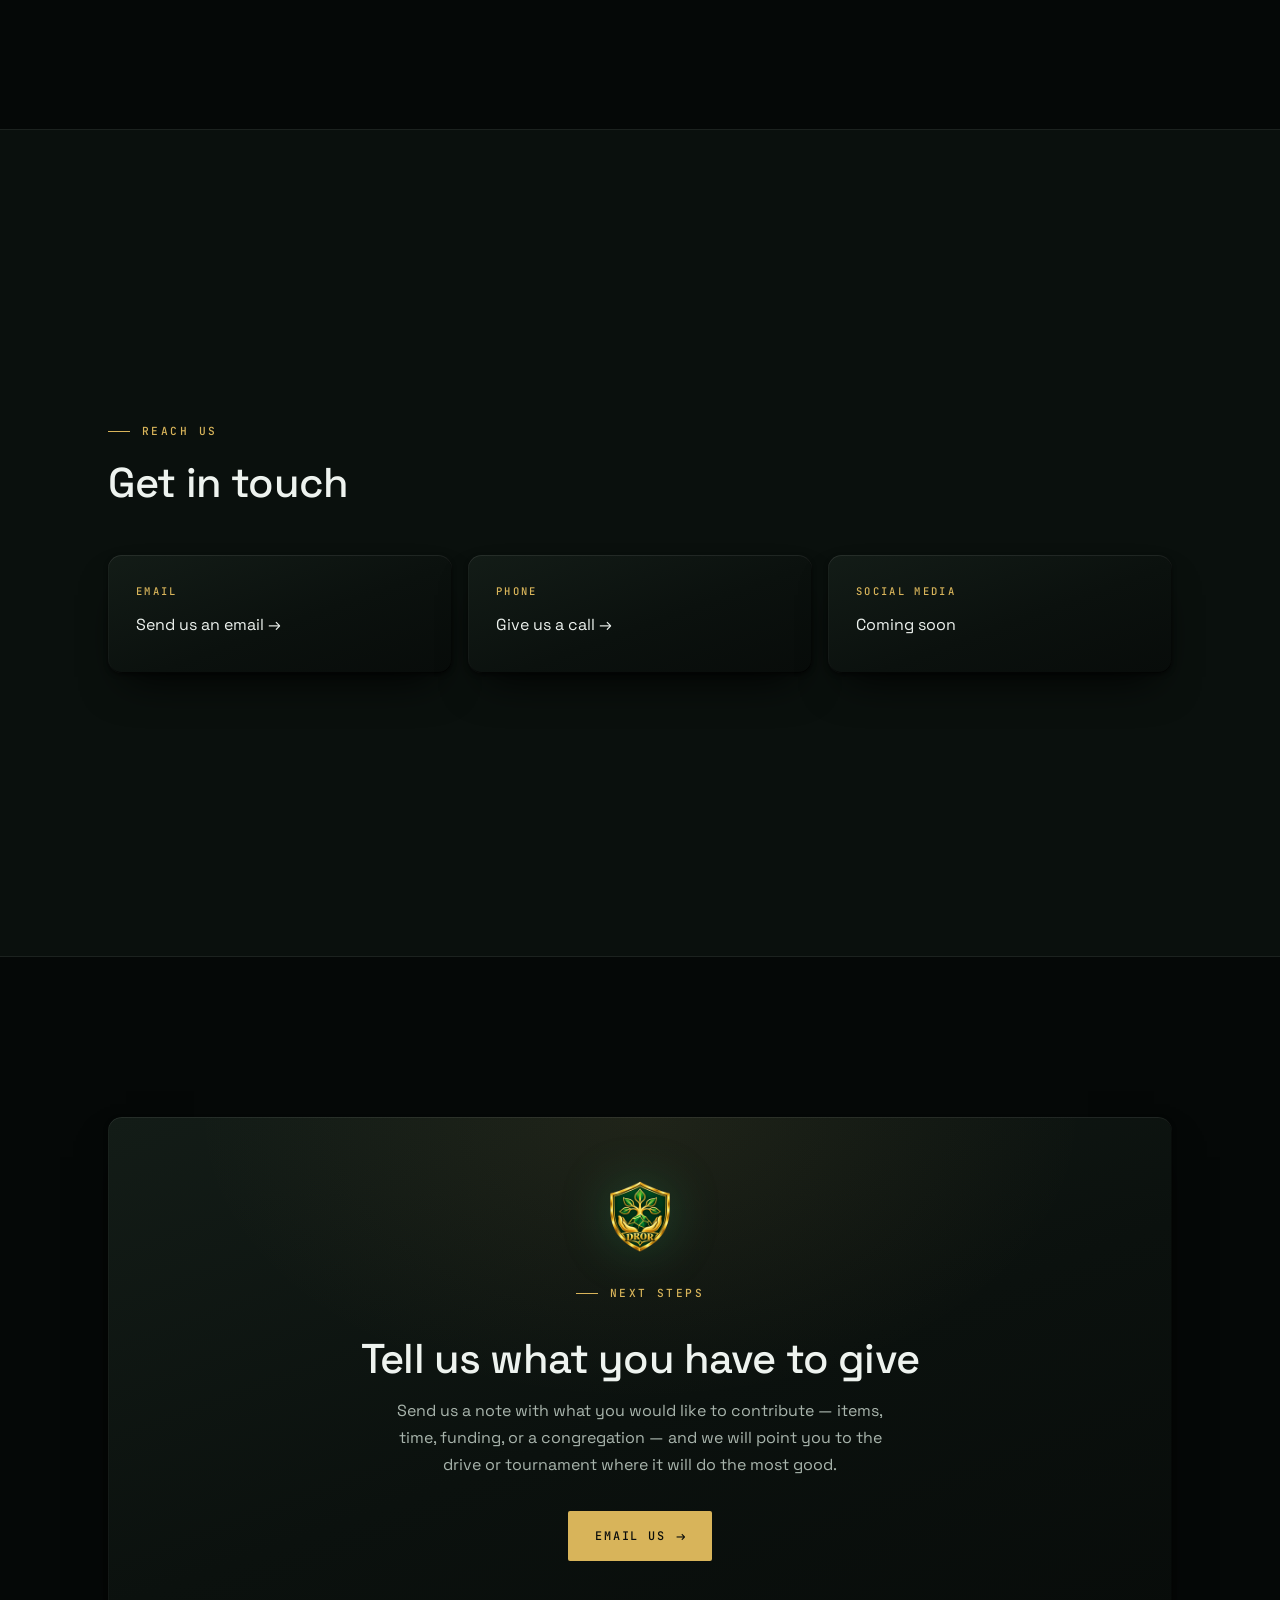
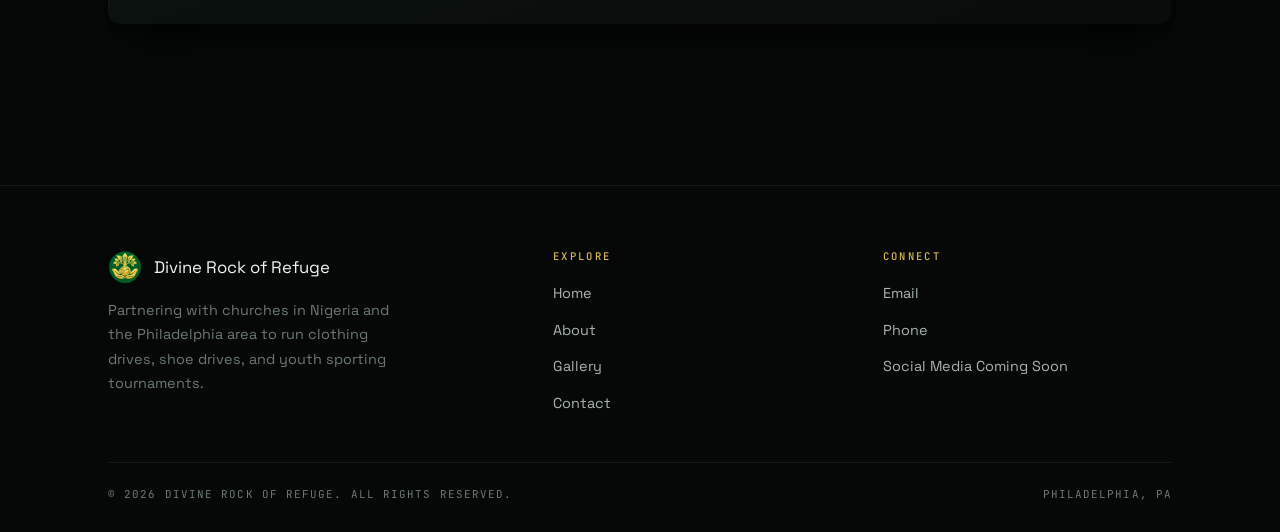
<file: information.html>
<!DOCTYPE html>
<html lang="en" class="snap">
<head>
    <meta charset="UTF-8">
    <meta name="viewport" content="width=device-width, initial-scale=1.0">
    <meta name="description" content="Contact Divine Rock of Refuge — donate to a clothing or shoe drive, sponsor a youth tournament, or partner your church with us.">
    <meta name="theme-color" content="#050807">
    <link rel="icon" href="assets/brand/emblem-96.png">
    <link rel="preconnect" href="https://fonts.googleapis.com">
    <link rel="preconnect" href="https://fonts.gstatic.com" crossorigin>
    <link rel="stylesheet" href="https://fonts.googleapis.com/css2?family=JetBrains+Mono:wght@400;500&family=Space+Grotesk:wght@300;400;500;600&display=swap">
    <link rel="stylesheet" href="styles.css">
    <title>Contact — Divine Rock of Refuge</title>
</head>
<body>

    <header class="site-header">
        <div class="wrap">
            <a class="brand" href="index.html">
                <img class="brand-mark" src="assets/brand/emblem-96.png" alt="" width="38" height="38">
                <span class="brand-text">
                    <span class="brand-name">Divine Rock of Refuge</span>
                    <span class="brand-sub">Philadelphia</span>
                </span>
            </a>

            <button class="nav-toggle" aria-label="Toggle navigation" aria-expanded="false" aria-controls="primary-nav">
                <span></span>
            </button>

            <ul class="nav" id="primary-nav">
                <li><a href="index.html">Home</a></li>
                <li><a href="about.html">About</a></li>
                <li><a href="gallery.html">Gallery</a></li>
                <li><a href="information.html" aria-current="page">Contact</a></li>
            </ul>
        </div>
    </header>

    <main>

        <section class="page-head panel">
            <div class="wrap">
                <p class="eyebrow">Contact</p>
                <h1>We want you to reach out</h1>
                <p>
                    Whether you have clothing to donate, a tournament to sponsor, a few hours to
                    volunteer, or a church that wants to host a drive — this is where it starts.
                </p>
            </div>
        </section>

        <!-- ============ WAYS TO HELP ============ -->
        <section class="section panel">
            <div class="wrap">
                <div class="section-head panel-head">
                    <p class="eyebrow">Ways to Help</p>
                    <h2 class="section-title">Three ways to get involved</h2>
                </div>

                <div class="contact-grid">
                    <div class="contact-card">
                        <h3>Donate Items</h3>
                        <p>Clothing, coats, and new or gently used shoes for our next drive.</p>
                    </div>
                    <div class="contact-card">
                        <h3>Volunteer</h3>
                        <p>Help with collection, sorting, distribution, or tournament days.</p>
                    </div>
                    <div class="contact-card">
                        <h3>Sponsor</h3>
                        <p>Fund shipping, uniforms, equipment, or a full youth tournament.</p>
                    </div>
                </div>
            </div>
        </section>

        <section class="section section--alt panel">
            <div class="wrap">
                <div class="section-head panel-head">
                    <p class="eyebrow">Reach Us</p>
                    <h2 class="section-title">Get in touch</h2>
                </div>

                <div class="contact-grid">
                    <div class="contact-card">
                        <h3>Email</h3>
                        <a href="mailto:olorunfe@hotmail.com">Send us an email &rarr;</a>
                    </div>

                    <div class="contact-card">
                        <h3>Phone</h3>
                        <a href="tel:+12159842270">Give us a call &rarr;</a>
                    </div>

                    <div class="contact-card">
                        <h3>Social Media</h3>
                        <p>Coming soon</p>
                    </div>
                </div>
            </div>
        </section>

        <section class="section section--tight panel">
            <div class="wrap">
                <div class="cta-band">
                    <img class="cta-mark" src="assets/brand/shield-320.png" alt="" width="72" height="72" loading="lazy">
                    <p class="eyebrow">Next Steps</p>
                    <h2 class="section-title">Tell us what you have to give</h2>
                    <p>
                        Send us a note with what you would like to contribute — items, time, funding,
                        or a congregation — and we will point you to the drive or tournament where
                        it will do the most good.
                    </p>
                    <a class="btn btn--primary" href="mailto:olorunfe@hotmail.com">Email Us</a>
                </div>
            </div>
        </section>

    </main>

    <footer class="site-footer">
        <div class="wrap">
            <div class="footer-grid">
                <div>
                    <div class="footer-brand"><img src="assets/brand/emblem-96.png" alt="" width="34" height="34"><span class="footer-brand-name">Divine Rock of Refuge</span></div>
                    <p class="footer-blurb">
                        Partnering with churches in Nigeria and the Philadelphia area to run
                        clothing drives, shoe drives, and youth sporting tournaments.
                    </p>
                </div>
                <div class="footer-col">
                    <h4>Explore</h4>
                    <ul>
                        <li><a href="index.html">Home</a></li>
                        <li><a href="about.html">About</a></li>
                        <li><a href="gallery.html">Gallery</a></li>
                        <li><a href="information.html">Contact</a></li>
                    </ul>
                </div>
                <div class="footer-col">
                    <h4>Connect</h4>
                    <ul>
                        <li><a href="mailto:olorunfe@hotmail.com">Email</a></li>
                        <li><a href="tel:+12159842270">Phone</a></li>
                        <li><a href="information.html">Social Media Coming Soon</a></li>
                    </ul>
                </div>
            </div>
            <div class="footer-bottom">
                <span>&copy; <span id="year">2026</span> Divine Rock of Refuge. All rights reserved.</span>
                <span>Philadelphia, PA</span>
            </div>
        </div>
    </footer>

    <script src="base.js"></script>
</body>
</html>
</file>
<file: styles.css>
/* ===================================================================
   Divine Rock of Refuge — shared stylesheet
   Minimal / futuristic: near-black emerald, gold hairlines, mono labels.
   Tokens → base → header → footer → home → about → contact → gallery
   =================================================================== */

/* =================== TOKENS =================== */
:root {
    --gold:         #d8b45a;
    --gold-light:   #f0d58a;
    --gold-dim:     rgba(216, 180, 90, 0.16);
    --emerald:      #2fbf71;
    --emerald-glow: rgba(47, 191, 113, 0.18);

    --ink:          #eef3ef;   /* headings */
    --body:         #a9b5ad;   /* paragraphs */
    --muted:        #6c7a71;

    --page:         #050807;
    --surface:      #0a100d;
    --surface-2:    #0f1713;
    --line:         rgba(233, 243, 236, 0.08);
    --line-strong:  rgba(233, 243, 236, 0.16);

    --radius-sm: 2px;
    --radius:    4px;
    --radius-lg: 6px;

    --font-display: "Space Grotesk", "Segoe UI", system-ui, sans-serif;
    --font-body:    "Space Grotesk", "Segoe UI", system-ui, sans-serif;
    --font-mono:    "JetBrains Mono", ui-monospace, "SFMono-Regular", Consolas, monospace;

    --ease: cubic-bezier(0.2, 0.7, 0.2, 1);

    /* Floating bevel: lit top/left edge, shaded bottom/right edge, drop shadow */
    --bevel-radius: 14px;
    --bevel-bg: linear-gradient(160deg, #131c17 0%, #0b110e 55%, #080c0a 100%);
    --bevel:
        inset 0 1px 0 rgba(255, 255, 255, 0.08),
        inset 1px 0 0 rgba(255, 255, 255, 0.03),
        inset 0 -1px 0 rgba(0, 0, 0, 0.7),
        inset -1px 0 0 rgba(0, 0, 0, 0.4),
        0 2px 4px rgba(0, 0, 0, 0.5),
        0 22px 44px -18px rgba(0, 0, 0, 0.95);
    --bevel-lift:
        inset 0 1px 0 rgba(216, 180, 90, 0.4),
        inset 1px 0 0 rgba(255, 255, 255, 0.04),
        inset 0 -1px 0 rgba(0, 0, 0, 0.7),
        inset -1px 0 0 rgba(0, 0, 0, 0.4),
        0 4px 8px rgba(0, 0, 0, 0.5),
        0 36px 64px -20px rgba(0, 0, 0, 1),
        0 20px 60px -30px rgba(47, 191, 113, 0.25);

    --header-h: 72px;
    --wrap: 1120px;

    color-scheme: dark;
}

/* =================== RESET / BASE =================== */
*, *::before, *::after { box-sizing: border-box; }

html {
    scroll-behavior: smooth;
    -webkit-text-size-adjust: 100%;
    /* Kept on <html>, not <body> — body overflow would create a second scroll
       container and break the scroll-snapping used on the home page. */
    overflow-x: hidden;
    background: var(--page);
}

body {
    margin: 0;
    min-height: 100vh;
    display: flex;
    flex-direction: column;
    background-color: var(--page);
    color: var(--body);
    font-family: var(--font-body);
    font-size: 16px;
    line-height: 1.7;
    -webkit-font-smoothing: antialiased;
}

::selection { background: var(--gold); color: #0a0d0b; }

/* =================== SCROLL SNAP (all pages) ===================
   <html> carries .snap; base.js adds .snap-mandatory only once it has
   measured that every panel fits the viewport. Until then (and on any
   viewport too short for a panel) snapping stays "proximity", so a tall
   panel can never trap the visitor mid-section. */
html.snap {
    scroll-snap-type: y proximity;
    scroll-padding-top: var(--header-h);
}

html.snap.snap-mandatory { scroll-snap-type: y mandatory; }

.panel {
    scroll-snap-align: start;
    scroll-snap-stop: always;
    min-height: calc(100vh - var(--header-h));
    min-height: calc(100svh - var(--header-h));
    display: flex;
    flex-direction: column;
    justify-content: center;
}

/* Raised specificity so it beats the generic .section padding below */
html.snap .panel { padding-block: 48px; }

/* A panel whose content should stretch to fill the screen (the gallery
   stage) rather than sit centered at its natural height. */
.panel--fill { justify-content: stretch; }

.panel--fill > .wrap {
    flex: 1;
    display: flex;
    flex-direction: column;
    min-height: 0;
}

/* The footer is short, so it snaps to the bottom edge instead of the top */
html.snap .site-footer { scroll-snap-align: end; }

.panel--facts { border-block: 1px solid var(--line); }

.panel-head { margin-bottom: 40px; }

/* Utility: content dropped on small screens to keep panels one-screen tall */
.hide-sm { display: revert; }

h1, h2, h3, h4 {
    font-family: var(--font-display);
    color: var(--ink);
    line-height: 1.15;
    margin: 0;
    font-weight: 500;
    letter-spacing: -0.02em;
}

p { margin: 0; }
img { max-width: 100%; display: block; }

a { color: var(--gold); }

:focus-visible {
    outline: 1px solid var(--gold);
    outline-offset: 3px;
    border-radius: var(--radius-sm);
}

.wrap {
    width: 100%;
    max-width: var(--wrap);
    margin: 0 auto;
    padding: 0 28px;
}

main { flex: 1 0 auto; }

/* Section rhythm */
.section { padding: 96px 0; }
.section--tight { padding: 64px 0; }
.section--alt { background: var(--surface); border-block: 1px solid var(--line); }

/* Mono label with a short gold rule in front of it */
.eyebrow {
    display: inline-flex;
    align-items: center;
    gap: 12px;
    font-family: var(--font-mono);
    font-size: 0.7rem;
    font-weight: 500;
    letter-spacing: 0.22em;
    text-transform: uppercase;
    color: var(--gold);
    margin: 0 0 18px;
}

.eyebrow::before {
    content: "";
    width: 22px;
    height: 1px;
    background: currentColor;
}

.section-title {
    font-size: clamp(1.8rem, 3.4vw, 2.6rem);
    margin: 0 0 16px;
}

.section-lede {
    font-size: 1.05rem;
    color: var(--body);
    max-width: 62ch;
    margin: 0;
}

.section-head {
    max-width: 640px;
    margin: 0 0 48px;
}

.section-head--center {
    margin-inline: auto;
    text-align: center;
}

/* =================== BUTTONS =================== */
.btn {
    display: inline-flex;
    align-items: center;
    justify-content: center;
    gap: 10px;
    padding: 14px 26px;
    border-radius: var(--radius-sm);
    border: 1px solid transparent;
    font-family: var(--font-mono);
    font-size: 0.74rem;
    font-weight: 500;
    letter-spacing: 0.16em;
    text-transform: uppercase;
    text-decoration: none;
    cursor: pointer;
    transition: transform 0.2s var(--ease), background-color 0.2s ease,
                border-color 0.2s ease, color 0.2s ease, box-shadow 0.25s ease;
}

.btn::after {
    content: "\2192";
    font-family: var(--font-body);
    letter-spacing: 0;
    transition: transform 0.2s var(--ease);
}

.btn:hover::after { transform: translateX(3px); }

.btn--primary {
    background: var(--gold);
    color: #0a0d0b;
}

.btn--primary:hover {
    background: var(--gold-light);
    box-shadow: 0 0 0 4px var(--gold-dim), 0 0 36px rgba(216, 180, 90, 0.3);
}

.btn--ghost {
    background: transparent;
    color: var(--ink);
    border-color: var(--line-strong);
}

.btn--ghost:hover {
    border-color: var(--gold);
    color: var(--gold-light);
}

.btn:active { transform: translateY(1px); }

/* =================== HEADER =================== */
.site-header {
    position: sticky;
    top: 0;
    z-index: 50;
    background: rgba(5, 8, 7, 0.72);
    backdrop-filter: saturate(160%) blur(16px);
    -webkit-backdrop-filter: saturate(160%) blur(16px);
    border-bottom: 1px solid var(--line);
}

.site-header .wrap {
    height: var(--header-h);
    display: flex;
    align-items: center;
    justify-content: space-between;
    gap: 20px;
}

.brand {
    display: flex;
    align-items: center;
    gap: 14px;
    padding: 5px 0;
    text-decoration: none;
    min-width: 0;
}

.brand-mark {
    height: 38px;
    width: 38px;
    flex-shrink: 0;
    border-radius: 50%;
    box-shadow: 0 0 0 1px var(--gold-dim), 0 0 22px var(--emerald-glow);
}

.brand-text { display: flex; flex-direction: column; min-width: 0; }

.brand-name {
    font-family: var(--font-display);
    font-size: 1rem;
    font-weight: 500;
    color: var(--ink);
    line-height: 1.15;
    letter-spacing: -0.01em;
    white-space: nowrap;
}

.brand-sub {
    font-family: var(--font-mono);
    font-size: 0.6rem;
    font-weight: 500;
    letter-spacing: 0.26em;
    text-transform: uppercase;
    color: var(--muted);
    line-height: 1.6;
}

.nav {
    display: flex;
    align-items: center;
    gap: 6px;
    list-style: none;
    margin: 0;
    padding: 0;
}

.nav a {
    position: relative;
    display: block;
    padding: 10px 14px;
    color: var(--body);
    font-family: var(--font-mono);
    font-size: 0.7rem;
    font-weight: 500;
    letter-spacing: 0.18em;
    text-transform: uppercase;
    text-decoration: none;
    white-space: nowrap;
    transition: color 0.18s ease;
}

/* Hairline that grows in under the hovered / current link */
.nav a::after {
    content: "";
    position: absolute;
    left: 14px;
    right: 14px;
    bottom: 4px;
    height: 1px;
    background: var(--gold);
    transform: scaleX(0);
    transform-origin: left;
    transition: transform 0.25s var(--ease);
}

.nav a:hover { color: var(--ink); }
.nav a:hover::after { transform: scaleX(1); }

.nav a[aria-current="page"] { color: var(--gold); }
.nav a[aria-current="page"]::after { transform: scaleX(1); }

.nav-toggle {
    display: none;
    width: 42px;
    height: 42px;
    border: 1px solid var(--line-strong);
    border-radius: var(--radius-sm);
    background: transparent;
    cursor: pointer;
    padding: 0;
    align-items: center;
    justify-content: center;
}

.nav-toggle span {
    position: relative;
    display: block;
    width: 18px;
    height: 1px;
    background: var(--ink);
    transition: background 0.2s ease;
}

.nav-toggle span::before,
.nav-toggle span::after {
    content: "";
    position: absolute;
    left: 0;
    width: 18px;
    height: 1px;
    background: var(--ink);
    transition: transform 0.22s ease;
}

.nav-toggle span::before { top: -6px; }
.nav-toggle span::after  { top: 6px; }

.nav-toggle[aria-expanded="true"] span { background: transparent; }
.nav-toggle[aria-expanded="true"] span::before { transform: translateY(6px) rotate(45deg); }
.nav-toggle[aria-expanded="true"] span::after  { transform: translateY(-6px) rotate(-45deg); }

/* =================== FOOTER =================== */
.site-footer {
    flex-shrink: 0;
    background: var(--page);
    border-top: 1px solid var(--line);
    color: var(--muted);
    padding: 64px 0 28px;
    font-size: 0.9rem;
}

.footer-grid {
    display: grid;
    grid-template-columns: 1.4fr 1fr 1fr;
    gap: 40px;
    padding-bottom: 40px;
}

.footer-brand {
    display: flex;
    align-items: center;
    gap: 12px;
    margin: 0 0 14px;
}

.footer-brand img {
    width: 34px;
    height: 34px;
    border-radius: 50%;
}

.footer-brand-name {
    font-family: var(--font-display);
    font-size: 1.05rem;
    color: var(--ink);
}

.footer-blurb { max-width: 34ch; }

.footer-col h4 {
    color: var(--gold);
    font-family: var(--font-mono);
    font-size: 0.66rem;
    font-weight: 500;
    letter-spacing: 0.22em;
    text-transform: uppercase;
    margin: 0 0 14px;
}

.footer-col ul { list-style: none; margin: 0; padding: 0; }
.footer-col li { margin-bottom: 2px; }

.footer-col a {
    display: inline-block;
    padding: 5px 0;
    color: var(--body);
    text-decoration: none;
    transition: color 0.18s ease;
}

.footer-col a:hover { color: var(--ink); }

.footer-bottom {
    border-top: 1px solid var(--line);
    padding-top: 22px;
    display: flex;
    justify-content: space-between;
    gap: 14px;
    flex-wrap: wrap;
    font-family: var(--font-mono);
    font-size: 0.68rem;
    letter-spacing: 0.1em;
    text-transform: uppercase;
    color: var(--muted);
}

/* =================== HOME — HERO =================== */
.hero {
    position: relative;
    overflow: hidden;
    padding-block: 48px;
    text-align: center;
    isolation: isolate;
}

/* Grid that fades out from the centre, plus an emerald glow behind the mark */
.hero::before {
    content: "";
    position: absolute;
    inset: 0;
    z-index: -1;
    background-image:
        linear-gradient(var(--line) 1px, transparent 1px),
        linear-gradient(90deg, var(--line) 1px, transparent 1px);
    background-size: 56px 56px;
    -webkit-mask-image: radial-gradient(ellipse 70% 60% at 50% 40%, #000 20%, transparent 75%);
            mask-image: radial-gradient(ellipse 70% 60% at 50% 40%, #000 20%, transparent 75%);
}

.hero::after {
    content: "";
    position: absolute;
    left: 50%;
    top: 34%;
    width: 720px;
    height: 720px;
    z-index: -1;
    transform: translate(-50%, -50%);
    background: radial-gradient(circle, rgba(47, 191, 113, 0.16), transparent 62%);
    pointer-events: none;
}

/* Full-detail badge, floating gently in its own glow */
.hero-logo {
    width: 300px;
    height: auto;
    margin: 0 auto 30px;
    filter: drop-shadow(0 0 40px rgba(216, 180, 90, 0.18)) drop-shadow(0 20px 40px rgba(0, 0, 0, 0.8));
    animation: rise 0.8s var(--ease) both, hover-float 7s 0.8s ease-in-out infinite;
}

@keyframes hover-float {
    50% { transform: translateY(-8px); }
}

.hero-title {
    font-size: clamp(2.6rem, 7vw, 5rem);
    font-weight: 500;
    letter-spacing: -0.04em;
    line-height: 1.02;
    margin: 0 0 18px;
    background: linear-gradient(180deg, #ffffff 30%, #9fb3a6);
    -webkit-background-clip: text;
            background-clip: text;
    color: transparent;
    animation: rise 0.8s 0.08s var(--ease) both;
}

.hero-location {
    font-family: var(--font-mono);
    font-size: 0.72rem;
    font-weight: 500;
    letter-spacing: 0.34em;
    text-transform: uppercase;
    color: var(--gold);
    margin: 0 0 26px;
    animation: rise 0.8s 0.14s var(--ease) both;
}

.hero-lede {
    font-size: 1.1rem;
    max-width: 54ch;
    margin: 0 auto 38px;
    color: var(--body);
    animation: rise 0.8s 0.2s var(--ease) both;
}

.hero-actions {
    display: flex;
    gap: 14px;
    justify-content: center;
    flex-wrap: wrap;
    animation: rise 0.8s 0.26s var(--ease) both;
}

@keyframes rise {
    from { opacity: 0; transform: translateY(14px); }
    to   { opacity: 1; transform: none; }
}

@media (prefers-reduced-motion: reduce) {
    *, *::before, *::after {
        animation-duration: 0.01ms !important;
        animation-iteration-count: 1 !important;
        transition-duration: 0.01ms !important;
        scroll-behavior: auto !important;
    }
}

/* =================== FLOATING BEVELS (shared look) ===================
   No outline. Each block is a raised slab: a lit top edge, a shaded bottom
   edge, and a soft shadow underneath so it hovers above the page. */
.fact,
.pillar,
.person,
.contact-card,
.mission-card,
.cta-band,
.sponsor-note {
    position: relative;
    background: var(--bevel-bg);
    border: none;
    border-radius: var(--bevel-radius);
    box-shadow: var(--bevel);
}

.fact,
.pillar,
.person,
.contact-card {
    transition: transform 0.35s var(--ease), box-shadow 0.35s var(--ease);
}

.fact:hover,
.pillar:hover,
.person:hover,
.contact-card:hover {
    transform: translateY(-6px);
    box-shadow: var(--bevel-lift);
}

/* =================== HOME — QUICK FACTS =================== */
.facts {
    display: grid;
    grid-template-columns: repeat(3, 1fr);
    gap: 16px;
}

.fact { padding: 30px 28px; }

.fact-label {
    font-family: var(--font-mono);
    font-size: 0.64rem;
    font-weight: 500;
    letter-spacing: 0.22em;
    text-transform: uppercase;
    color: var(--muted);
    margin-bottom: 14px;
}

.fact-value {
    font-family: var(--font-display);
    font-size: 1.35rem;
    font-weight: 500;
    letter-spacing: -0.02em;
    color: var(--ink);
    margin-bottom: 6px;
}

.fact-note { font-size: 0.88rem; color: var(--muted); }

/* =================== HOME — SPLIT =================== */
.split {
    display: grid;
    grid-template-columns: 1fr 1fr;
    gap: 72px;
    align-items: center;
}

.split-media {
    position: relative;
    border-radius: var(--radius-lg);
    overflow: hidden;
    aspect-ratio: 4 / 3;
    background: var(--surface);
    border-radius: var(--bevel-radius);
    box-shadow: var(--bevel);
}

/* Thin gold corner brackets over the photo */
.split-media::before,
.split-media::after {
    content: "";
    position: absolute;
    width: 28px;
    height: 28px;
    z-index: 1;
    pointer-events: none;
}

.split-media::before { top: 14px; left: 14px; border-top: 1px solid var(--gold); border-left: 1px solid var(--gold); }
.split-media::after  { bottom: 14px; right: 14px; border-bottom: 1px solid var(--gold); border-right: 1px solid var(--gold); }

.split-media img {
    width: 100%;
    height: 100%;
    object-fit: cover;
}

.split-body p + p { margin-top: 16px; }
.split-body .btn { margin-top: 32px; }

/* =================== HOME — PILLARS =================== */
.pillars {
    display: grid;
    grid-template-columns: repeat(3, 1fr);
    gap: 16px;
}

.pillar { padding: 34px 30px; }

.pillar-icon {
    width: 44px;
    height: 44px;
    border-radius: var(--radius-sm);
    display: grid;
    place-items: center;
    border: 1px solid var(--gold-dim);
    color: var(--gold);
    margin-bottom: 26px;
}

.pillars--two { grid-template-columns: repeat(2, 1fr); }

.pillar-icon svg { width: 20px; height: 20px; stroke-width: 1.5; }

.pillar h3 { font-size: 1.2rem; margin-bottom: 10px; }
.pillar p { font-size: 0.95rem; }

/* =================== HOME — VERSE BAND =================== */
.verse {
    position: relative;
    text-align: center;
    padding: 76px 0;
    background: radial-gradient(ellipse 60% 50% at 50% 50%, rgba(47, 191, 113, 0.09), transparent 70%);
    border-block: 1px solid var(--line);
}

.verse blockquote {
    margin: 0 auto;
    max-width: 30ch;
    font-family: var(--font-display);
    font-size: clamp(1.5rem, 3.4vw, 2.4rem);
    font-weight: 400;
    letter-spacing: -0.02em;
    line-height: 1.3;
    color: var(--ink);
}

.verse cite {
    display: block;
    margin-top: 28px;
    font-family: var(--font-mono);
    font-size: 0.7rem;
    font-style: normal;
    font-weight: 500;
    letter-spacing: 0.28em;
    text-transform: uppercase;
    color: var(--gold);
}

/* =================== HOME — CTA =================== */
.cta-band {
    padding: 64px 48px;
    text-align: center;
    overflow: hidden;
    background:
        radial-gradient(ellipse 60% 80% at 50% 0%, rgba(216, 180, 90, 0.08), transparent 70%),
        var(--bevel-bg);
}

.cta-mark {
    width: 72px;
    height: auto;
    margin: 0 auto 22px;
    filter: drop-shadow(0 0 24px rgba(47, 191, 113, 0.25));
}

.cta-band .section-title { margin-bottom: 14px; }
.cta-band p { margin: 0 auto 32px; max-width: 52ch; }

/* =================== HOME — COMPACT STRIP SLIDESHOW =================== */
.strip-head {
    display: flex;
    align-items: flex-end;
    justify-content: space-between;
    gap: 24px;
    margin-bottom: 32px;
}

.strip-head .section-head { margin: 0; }

.strip-nav { display: flex; gap: 8px; flex-shrink: 0; }

.strip-btn {
    width: 42px;
    height: 42px;
    border-radius: var(--radius-sm);
    border: 1px solid var(--line-strong);
    background: transparent;
    color: var(--ink);
    font-size: 1.2rem;
    line-height: 1;
    display: grid;
    place-items: center;
    cursor: pointer;
    transition: background-color 0.18s ease, color 0.18s ease,
                border-color 0.18s ease, transform 0.12s ease;
}

.strip-btn:hover {
    border-color: var(--gold);
    color: var(--gold);
}

.strip-btn:active { transform: scale(0.94); }

.strip-viewport {
    overflow: hidden;
    border-radius: var(--bevel-radius);
}

.strip-track {
    display: flex;
    gap: 16px;
    transition: transform 0.6s var(--ease);
    will-change: transform;
}

.strip-slide {
    flex: 0 0 calc((100% - 32px) / 3);   /* 3 visible, 2 gaps of 16px */
    aspect-ratio: 4 / 3;
    border-radius: var(--bevel-radius);
    overflow: hidden;
    background: var(--surface);
    box-shadow: inset 0 1px 0 rgba(255, 255, 255, 0.08);
}

.strip-slide img {
    width: 100%;
    height: 100%;
    object-fit: cover;
    filter: saturate(0.85);
    transition: transform 0.6s var(--ease), filter 0.4s ease;
}

.strip-slide:hover img { transform: scale(1.04); filter: saturate(1); }

.strip-dots {
    display: flex;
    justify-content: center;
    gap: 8px;
    margin-top: 28px;
}

.strip-dot {
    position: relative;
    width: 14px;
    height: 2px;
    padding: 0;
    border: none;
    border-radius: 0;
    background: var(--line-strong);
    cursor: pointer;
    transition: background-color 0.2s ease, width 0.3s var(--ease);
}

/* Invisible 26px hit area so the thin bar is still tappable on a phone */
.strip-dot::after {
    content: "";
    position: absolute;
    top: 50%;
    left: 50%;
    transform: translate(-50%, -50%);
    width: 26px;
    height: 26px;
}

.strip-dot--active { background: var(--gold); width: 32px; }

/* =================== PAGE HEADER (inner pages) =================== */
.page-head {
    position: relative;
    overflow: hidden;
    padding: 68px 0 56px;
    text-align: center;
    isolation: isolate;
    border-bottom: 1px solid var(--line);
}

.page-head::before {
    content: "";
    position: absolute;
    inset: 0;
    z-index: -1;
    background-image:
        linear-gradient(var(--line) 1px, transparent 1px),
        linear-gradient(90deg, var(--line) 1px, transparent 1px);
    background-size: 56px 56px;
    -webkit-mask-image: radial-gradient(ellipse 60% 60% at 50% 45%, #000 15%, transparent 75%);
            mask-image: radial-gradient(ellipse 60% 60% at 50% 45%, #000 15%, transparent 75%);
}

.page-head::after {
    content: "";
    position: absolute;
    left: 50%;
    top: 45%;
    width: 640px;
    height: 640px;
    z-index: -1;
    transform: translate(-50%, -50%);
    background: radial-gradient(circle, rgba(47, 191, 113, 0.12), transparent 62%);
}

.page-head h1 {
    font-size: clamp(2.4rem, 6vw, 4.2rem);
    letter-spacing: -0.04em;
    line-height: 1.04;
    margin-bottom: 20px;
}

.page-head p {
    max-width: 56ch;
    margin: 0 auto;
    color: var(--body);
}

/* =================== ABOUT =================== */
.mission-grid {
    display: grid;
    grid-template-columns: 260px 1fr;
    gap: 56px;
    align-items: center;
}

.mission-seal {
    width: 100%;
    height: auto;
    filter: drop-shadow(0 0 40px rgba(47, 191, 113, 0.2));
}

.mission-card { padding: 40px 44px; }

.mission-card p { font-size: 1.03rem; }
.mission-card p + p { margin-top: 16px; }
.mission-card p:first-child { color: var(--ink); font-size: 1.15rem; }

/* Flex rather than grid so a short last row (e.g. 3 cards shown 2-up)
   stays centred instead of hugging the left edge. */
.people {
    --people-gap: 16px;
    --people-cols: 3;
    display: flex;
    flex-wrap: wrap;
    justify-content: center;
    gap: var(--people-gap);
}

.person {
    flex: 0 0 calc((100% - (var(--people-cols) - 1) * var(--people-gap)) / var(--people-cols));
    padding: 28px 20px;
    text-align: center;
}

.person--lead { flex-basis: 100%; display: flex; align-items: center; gap: 32px; text-align: left; padding: 32px 36px; }
.person--lead .person-photo { width: 116px; height: 116px; flex-shrink: 0; margin: 0; }
.person--lead .person-name { font-size: 1.4rem; }

.person-photo {
    width: 84px;
    height: 84px;
    border-radius: 50%;
    object-fit: cover;
    margin: 0 auto 18px;
    background:
        radial-gradient(circle at 50% 38%, rgba(216, 180, 90, 0.18) 0 18%, transparent 19%),
        radial-gradient(circle at 50% 100%, rgba(216, 180, 90, 0.12) 0 42%, transparent 43%),
        var(--surface-2);
    border: 1px solid var(--gold-dim);
    box-shadow: 0 0 0 4px var(--page), 0 0 0 5px var(--line);
}

.person-role {
    font-family: var(--font-mono);
    font-size: 0.6rem;
    font-weight: 500;
    letter-spacing: 0.2em;
    text-transform: uppercase;
    color: var(--gold);
    margin-bottom: 8px;
}

.person-name { font-family: var(--font-display); font-size: 1.05rem; font-weight: 500; color: var(--ink); margin-bottom: 6px; }
.person-note { font-size: 0.86rem; color: var(--muted); }

.sponsor-note {
    padding: 40px 44px;
    text-align: center;
    max-width: 760px;
    margin: 0 auto;
}

/* =================== CONTACT =================== */
.contact-grid {
    display: grid;
    grid-template-columns: repeat(3, 1fr);
    gap: 16px;
}

.contact-card { padding: 30px 28px; }

.contact-card h3 {
    font-family: var(--font-mono);
    font-size: 0.66rem;
    font-weight: 500;
    letter-spacing: 0.22em;
    text-transform: uppercase;
    color: var(--gold);
    margin-bottom: 14px;
}

.contact-card a, .contact-card p {
    color: var(--ink);
    font-size: 1rem;
    text-decoration: none;
    display: block;
    margin-bottom: 4px;
}

.contact-card a:hover { color: var(--gold-light); }

/* =================== GALLERY =================== */
/* The gallery breaks out of the 1120px column so photos get the screen */
.wrap--wide { max-width: 1680px; }

html.snap .panel--fill { padding-block: 20px; }

/* Title on the left, tabs on the right — one slim row instead of two */
.gallery-bar {
    display: flex;
    align-items: flex-end;
    justify-content: space-between;
    gap: 16px 24px;
    flex-wrap: wrap;
    flex-shrink: 0;
    margin-bottom: 16px;
}

.gallery-head .eyebrow { margin-bottom: 6px; }
.gallery-head .section-title { margin-bottom: 0; font-size: clamp(1.4rem, 2.4vw, 1.9rem); }

.gallery-tabs {
    display: flex;
    gap: 0;
    justify-content: center;
    flex-shrink: 0;
    border: 1px solid var(--line-strong);
    border-radius: var(--radius-sm);
    width: max-content;
    max-width: 100%;
    padding: 3px;
}

.gallery-tab {
    background: transparent;
    border: none;
    color: var(--body);
    padding: 9px 24px;
    border-radius: var(--radius-sm);
    cursor: pointer;
    font-family: var(--font-mono);
    font-size: 0.68rem;
    font-weight: 500;
    letter-spacing: 0.18em;
    text-transform: uppercase;
    transition: background-color 0.2s ease, color 0.2s ease;
}

.gallery-tab:hover:not(.gallery-tab--active) { color: var(--ink); }

.gallery-tab--active {
    background: var(--gold);
    color: #0a0d0b;
}

.slide { display: none; }

/* The active slide fills whatever height is left in the panel, so the photo
   is as large as the screen allows instead of a fixed aspect box. */
.slide--active {
    display: flex;
    flex-direction: column;
    flex: 1;
    min-height: 0;
}

.slide-stage {
    position: relative;
    flex: 1;
    min-height: 0;
    background: #000;
    border-radius: var(--bevel-radius);
    overflow: hidden;
    box-shadow: var(--bevel);
}

/* Absolutely positioned so the photo's intrinsic size can never grow the
   stage — the stage takes the leftover panel height and the image fits it. */
.slide-photo {
    position: absolute;
    inset: 0;
    width: 100%;
    height: 100%;
    object-fit: contain;
    transition: opacity 0.3s ease;
}

.slide-btn {
    position: absolute;
    top: 50%;
    transform: translateY(-50%);
    width: 46px;
    height: 46px;
    border-radius: var(--radius-sm);
    border: 1px solid rgba(255, 255, 255, 0.18);
    background: rgba(5, 8, 7, 0.55);
    backdrop-filter: blur(8px);
    -webkit-backdrop-filter: blur(8px);
    color: var(--ink);
    font-size: 1.5rem;
    line-height: 1;
    display: grid;
    place-items: center;
    cursor: pointer;
    transition: border-color 0.18s ease, color 0.18s ease, transform 0.12s ease;
}

.slide-btn:hover { border-color: var(--gold); color: var(--gold); }
.slide-btn:active { transform: translateY(-50%) scale(0.94); }
.slide-btn--prev { left: 18px; }
.slide-btn--next { right: 18px; }

/* Opens the full-resolution copy of the current photo in a new tab */
.slide-full {
    position: absolute;
    right: 14px;
    bottom: 14px;
    padding: 5px 12px;
    border-radius: 999px;
    border: 1px solid rgba(255, 255, 255, 0.18);
    background: rgba(5, 8, 7, 0.6);
    backdrop-filter: blur(8px);
    -webkit-backdrop-filter: blur(8px);
    font-family: var(--font-mono);
    font-size: 0.62rem;
    letter-spacing: 0.16em;
    text-transform: uppercase;
    text-decoration: none;
    color: var(--ink);
    transition: border-color 0.18s ease, color 0.18s ease;
}

.slide-full:hover { border-color: var(--gold); color: var(--gold); }

/* Sits over the bottom of the photo so it costs no vertical space */
.slide-counter {
    position: absolute;
    left: 50%;
    bottom: 14px;
    transform: translateX(-50%);
    padding: 5px 12px;
    border-radius: 999px;
    background: rgba(5, 8, 7, 0.6);
    backdrop-filter: blur(8px);
    -webkit-backdrop-filter: blur(8px);
    font-family: var(--font-mono);
    font-size: 0.68rem;
    color: var(--ink);
    letter-spacing: 0.2em;
    white-space: nowrap;
}

/* =================== RESPONSIVE =================== */
@media (max-width: 960px) {
    .split { grid-template-columns: 1fr; gap: 32px; }
    /* A 4:3 image at full tablet width is ~530px tall and blows out the panel */
    .split-media { aspect-ratio: 16 / 9; }

    .pillars,
    .pillars--two { grid-template-columns: 1fr; gap: 12px; }

    /* Stacked cards get tall fast — icon moves beside the text, which stays
       stacked (title over paragraph) in the second grid column. */
    .pillar {
        display: grid;
        grid-template-columns: auto 1fr;
        column-gap: 18px;
        padding: 20px 22px;
    }

    .pillar-icon {
        grid-row: 1 / 3;
        align-self: start;
        width: 40px;
        height: 40px;
        margin-bottom: 0;
    }

    .pillar h3 { grid-column: 2; align-self: center; }
    .pillar p  { grid-column: 2; }

    .facts { grid-template-columns: 1fr; }
    .contact-grid { grid-template-columns: 1fr; }

    .mission-grid { grid-template-columns: 1fr; gap: 28px; }
    .mission-seal { width: 160px; margin: 0 auto; }

    .people { --people-cols: 2; --people-gap: 14px; }
    .person { padding: 20px 16px; }
    .person-photo { width: 68px; height: 68px; margin-bottom: 12px; }
    .person--lead { padding: 24px 28px; }
    .person--lead .person-photo { width: 88px; height: 88px; }
    .footer-grid { grid-template-columns: 1fr 1fr; gap: 32px; }

    /* 2 slides visible */
    .strip-slide { flex-basis: calc((100% - 16px) / 2); }
}

@media (max-width: 760px) {
    .nav-toggle { display: flex; }

    .nav {
        position: absolute;
        top: var(--header-h);
        left: 0;
        right: 0;
        flex-direction: column;
        align-items: stretch;
        gap: 0;
        background: rgba(5, 8, 7, 0.96);
        backdrop-filter: blur(16px);
        -webkit-backdrop-filter: blur(16px);
        border-bottom: 1px solid var(--line);
        padding: 8px 20px 16px;
        display: none;
    }

    .nav--open { display: flex; }
    .nav a { padding: 16px 4px; border-bottom: 1px solid var(--line); }
    .nav li:last-child a { border-bottom: none; }
    .nav a::after { display: none; }

    .section { padding: 64px 0; }
    .hero-logo { width: 240px; }
    .cta-band { padding: 44px 26px; }
    .mission-card { padding: 28px 24px; }
    .person--lead { flex-direction: column; text-align: center; gap: 16px; }
    .strip-head { flex-direction: column; align-items: stretch; }
    .strip-nav { justify-content: flex-end; }

    /* 1 slide visible */
    .strip-slide { flex-basis: 100%; }

    .slide-btn { width: 38px; height: 38px; font-size: 1.3rem; }
    .slide-btn--prev { left: 10px; }
    .slide-btn--next { right: 10px; }
}

/* ---- Small screens: compact each panel to one screen (375×667) ---- */
@media (max-width: 640px) {
    .hide-sm { display: none; }

    html.snap .panel { padding-block: 26px; }
    .panel-head { margin-bottom: 16px; }
    .section-head { margin-bottom: 24px; }
    .section-title { font-size: 1.45rem; margin-bottom: 8px; }
    .eyebrow { font-size: 0.62rem; margin-bottom: 10px; }
    .section-lede { font-size: 0.95rem; }
    .btn { padding: 12px 20px; font-size: 0.68rem; }

    /* Hero */
    .hero-logo { width: 190px; margin-bottom: 18px; }
    .hero-title { font-size: 2.3rem; }
    .hero-location { font-size: 0.62rem; letter-spacing: 0.24em; margin-bottom: 16px; }
    .hero-lede { font-size: 0.98rem; margin-bottom: 26px; }
    .hero-actions { gap: 10px; }

    /* Facts */
    .facts { gap: 10px; }
    .fact { padding: 16px 18px; }
    .fact-label { margin-bottom: 6px; }
    .fact-value { font-size: 1.08rem; }
    .fact-note { font-size: 0.82rem; }

    /* Split */
    .split { gap: 24px; }
    .split-media { aspect-ratio: 16 / 9; }
    .split-body p { font-size: 0.95rem; }
    .split-body .btn { margin-top: 20px; }

    /* Pillars — tightened further on phones */
    .pillars, .pillars--two { gap: 10px; }
    .pillar { column-gap: 12px; padding: 14px 15px; }

    .pillar-icon { width: 34px; height: 34px; }
    .pillar-icon svg { width: 17px; height: 17px; }
    .pillar h3 { font-size: 1rem; margin-bottom: 3px; }
    .pillar p { font-size: 0.82rem; line-height: 1.45; }

    /* Verse */
    .verse blockquote { font-size: 1.3rem; }
    .verse cite { margin-top: 16px; font-size: 0.62rem; }

    /* CTA */
    .cta-band { padding: 30px 22px; }
    .cta-mark { width: 52px; margin-bottom: 14px; }
    .cta-band p { font-size: 0.95rem; margin-bottom: 22px; }

    /* Strip — wider dot spacing so the enlarged tap areas don't overlap */
    .strip-head { margin-bottom: 18px; }
    .strip-dots { margin-top: 18px; gap: 14px; }

    /* Inner pages */
    .page-head h1 { font-size: 2rem; margin-bottom: 12px; }
    .page-head p { font-size: 0.95rem; }

    .mission-grid { gap: 16px; }
    .mission-seal { width: 96px; }
    .mission-card { padding: 20px 20px; }
    .mission-card p { font-size: 0.93rem; }
    .mission-card p:first-child { font-size: 1rem; }
    .mission-card p + p { margin-top: 12px; }

    /* Team — stay two-up so the panel fits one screen */
    .people { --people-cols: 2; --people-gap: 10px; }
    .person { padding: 12px 10px; }

    .person-photo {
        width: 46px;
        height: 46px;
        margin-bottom: 8px;
        box-shadow: none;
    }

    .person-role { font-size: 0.54rem; letter-spacing: 0.14em; margin-bottom: 3px; }
    .person-name { font-size: 0.86rem; margin-bottom: 3px; }
    .person-note { font-size: 0.74rem; line-height: 1.35; }

    .person--lead {
        flex-direction: row;
        align-items: center;
        text-align: left;
        gap: 14px;
        padding: 14px 16px;
    }

    .person--lead .person-photo { width: 56px; height: 56px; margin: 0; }
    .person--lead .person-name { font-size: 0.98rem; }

    .sponsor-note { padding: 24px 20px; }

    /* Contact */
    .contact-grid { gap: 10px; }
    .contact-card { padding: 18px 20px; }
    .contact-card h3 { margin-bottom: 8px; }
    .contact-card a, .contact-card p { font-size: 0.95rem; }

    /* Gallery */
    html.snap .panel--fill { padding-block: 14px; }
    .gallery-bar { margin-bottom: 12px; align-items: center; }
    .gallery-head .eyebrow { display: none; }
    .gallery-tab { padding: 8px 14px; font-size: 0.6rem; }
    .slide-counter { bottom: 10px; left: 10px; transform: none; font-size: 0.62rem; }
    .slide-full { right: 10px; bottom: 10px; font-size: 0.56rem; }

    .site-footer { padding: 44px 0 22px; }
}

@media (max-width: 520px) {
    :root { --header-h: 62px; }
    .wrap { padding: 0 20px; }
    .footer-grid { grid-template-columns: 1fr; gap: 26px; padding-bottom: 26px; }
    .brand-name { font-size: 0.9rem; }
    .brand-sub { font-size: 0.54rem; letter-spacing: 0.2em; }
    .brand-mark { width: 32px; height: 32px; }
}

/* ---- 375px-wide phones ---- */
@media (max-width: 400px) {
    .wrap { padding: 0 16px; }
    .hero-title { font-size: 2rem; }
    .hero-actions { flex-direction: column; align-items: stretch; }
    .hero-actions .btn { width: 100%; }
    .brand-name { font-size: 0.82rem; }
    .brand-sub { font-size: 0.5rem; }
    .brand-mark { width: 30px; height: 30px; }
    .brand { gap: 10px; }
    .nav-toggle { width: 38px; height: 38px; }
    .footer-bottom { flex-direction: column; gap: 6px; }
}
</file>
